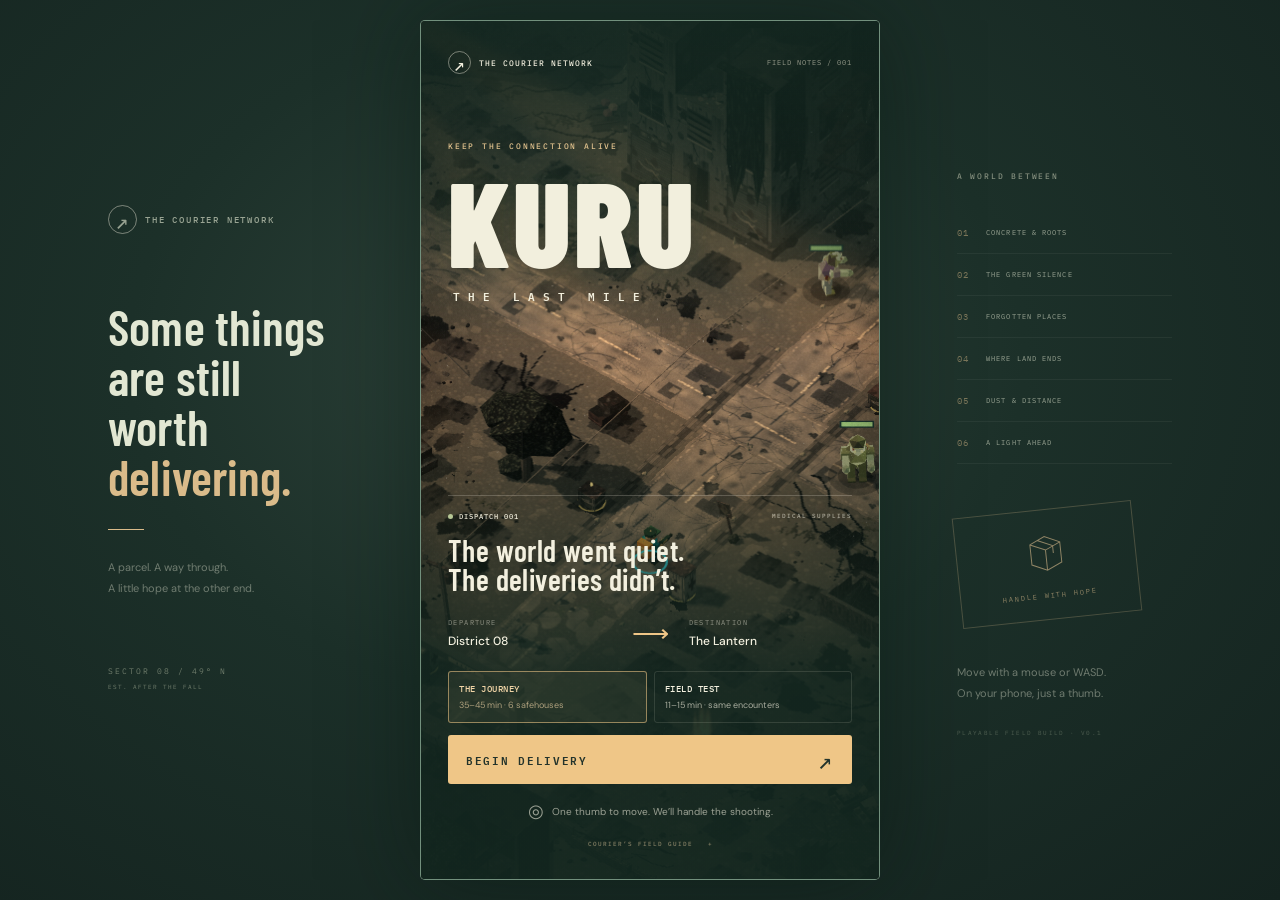
<file: kuru/index.html>
<!doctype html>
<html lang="en">
  <head>
    <meta charset="UTF-8" />
    <meta name="viewport" content="width=device-width, initial-scale=1, maximum-scale=1, viewport-fit=cover" />
    <meta name="theme-color" content="#172823" />
    <meta name="description" content="Kuru: The Last Mile. A one-thumb survival delivery through a beautiful, slowly corrupted world." />
    <title>KURU · The Last Mile</title>
    <link rel="icon" type="image/svg+xml" href="./favicon.svg" />
    <script type="module" crossorigin src="./assets/index-CkxcPOw8.js"></script>
    <link rel="stylesheet" crossorigin href="./assets/index-C3r8d_pN.css">
  </head>
  <body>
    <main class="layout">
      <aside class="margin-note left-note" aria-hidden="true">
        <div class="network-mark"><span class="mark">↗</span> THE COURIER NETWORK</div>
        <div class="side-title">Some things<br />are still worth<br /><em>delivering.</em></div>
        <div class="side-rule"></div>
        <p>A parcel. A way through.<br />A little hope at the other end.</p>
        <div class="side-coordinate">SECTOR 08 / 49° N<br /><span>EST. AFTER THE FALL</span></div>
      </aside>

      <section id="game-shell" class="game-shell" aria-label="Kuru survival delivery game">
        <canvas id="world" aria-label="Isometric procedural game world"></canvas>
        <div class="vignette"></div>
        <div id="touch-layer" aria-label="Drag to move the courier"></div>

        <div id="hud" class="hud hidden">
          <header class="hud-top">
            <div class="mini-brand">KURU<span>THE LAST MILE</span></div>
            <div class="top-actions">
              <button id="map-button" class="icon-button" aria-label="View delivery route" title="Delivery route"><svg viewBox="0 0 24 24"><path d="m3 5 6-2 6 2 6-2v16l-6 2-6-2-6 2Z M9 3v16 M15 5v16" /></svg></button>
              <button id="pause-button" class="icon-button" aria-label="Pause game" title="Pause"><svg viewBox="0 0 24 24"><path d="M8 5v14M16 5v14" /></svg></button>
            </div>
          </header>
          <div class="vitals">
            <div class="vital"><span class="vital-label"><i class="health-dot"></i> COURIER <b id="hp-value">100</b></span><div class="meter"><i id="hp-bar"></i></div></div>
            <div class="vital"><span class="vital-label"><i class="cargo-dot"></i> PARCEL <em id="cargo-warn" class="hidden">FRAGILE</em> <b id="cargo-value">100%</b></span><div class="meter cargo-meter"><i id="cargo-bar"></i></div></div>
          </div>
          <div class="route-hud"><span id="beacon-arrow" class="route-marker" title="Direction of the next safehouse" aria-label="Direction of the next safehouse">↑</span><div><b id="biome-name">To Northgate refuge</b><span class="route-sub"><i id="biome-tag" class="biome-tag">District 08</i><span id="objective">Follow the road</span></span></div><span id="leg-label">01 / 06</span><div id="buffs" class="buffs"></div></div>
          <div class="route-row">
            <div class="route-progress"><i id="progress-bar"></i><span id="checkpoint-label">NEXT SAFEHOUSE · 6 MIN</span></div>
            <div id="boss-hud" class="boss-hud hidden"><span id="boss-name">THE HOLLOW</span><div class="meter"><i id="boss-bar"></i></div></div>
            <div id="weapon-bar" class="weapon-bar" role="group" aria-label="Weapons carried"></div>
          </div>
          <div class="notices">
            <div id="range-chip" class="range-chip hidden" role="status">OUT OF RANGE · CLOSE IN</div>
            <div id="encounter" class="encounter hidden" role="alert"><span>!</span><b id="encounter-text"></b></div>
            <div id="toast" class="toast hidden" role="status"></div>
          </div>
          <div id="route-trail" class="route-trail" aria-hidden="true"><i></i><i></i><i></i><i></i></div>
          <div id="beacon-edge" class="beacon-edge hidden" aria-hidden="true"><span id="beacon-edge-arrow">↑</span><small id="beacon-edge-label"></small></div>
          <div id="joystick" class="joystick"><div class="stick-ring"><i id="stick-knob"></i></div><span>DRAG TO MOVE</span></div>
          <div class="combat-strip"><span id="kills-value">0 <small>CLEARED</small></span></div>
        </div>

        <section id="intro" class="intro screen">
          <div class="intro-top"><span class="network-mark"><span class="mark">↗</span> THE COURIER NETWORK</span><span class="edition">FIELD NOTES / 001</span></div>
          <div class="intro-title"><span class="eyebrow">KEEP THE CONNECTION ALIVE</span><h1>KURU<span>THE LAST MILE</span></h1></div>
          <div class="dispatch-panel">
            <div class="dispatch-heading"><span class="live-dot"></span> DISPATCH 001 <span>MEDICAL SUPPLIES</span></div>
            <h2>The world went quiet.<br />The deliveries didn’t.</h2>
            <div class="delivery-path"><div><small>DEPARTURE</small><b>District 08</b></div><span>⟶</span><div><small>DESTINATION</small><b>The Lantern</b></div></div>
            <div class="mode-choice" role="group" aria-label="Delivery duration"><button id="journey-mode" class="selected" aria-pressed="true">THE JOURNEY <span>35–45 min · 6 safehouses</span></button><button id="express-mode" aria-pressed="false">FIELD TEST <span>11–15 min · same encounters</span></button></div>
            <button id="begin-button" class="primary-button">BEGIN DELIVERY <span>↗</span></button>
            <button id="resume-button" class="text-button hidden">RESUME SAVED DELIVERY <span>→</span></button>
            <p id="save-notice" class="save-notice hidden" role="status"></p>
            <p class="control-note"><span class="thumb-icon">◎</span> One thumb to move. We’ll handle the shooting.</p>
            <button id="intro-guide" class="text-button subtle">COURIER’S FIELD GUIDE <span>+</span></button>
          </div>
        </section>

        <section id="modal" class="modal hidden" aria-modal="true" role="dialog" aria-labelledby="modal-title">
          <div class="modal-panel"><span id="modal-eyebrow" class="eyebrow"></span><h2 id="modal-title"></h2><div id="modal-content"></div><div id="modal-actions"></div></div>
        </section>
        <div id="boot" class="boot"><span class="boot-mark">↗</span><b>FINDING A WAY THROUGH</b><span>Preparing your route…</span></div>
        <div id="damage-flash" class="damage-flash"></div>
        <div id="hit-arc" class="hit-arc" aria-hidden="true"></div>
        <div id="fx-layer" class="fx-layer" aria-hidden="true"></div>
      </section>

      <aside class="margin-note right-note" aria-hidden="true">
        <span class="eyebrow">A WORLD BETWEEN</span>
        <ol class="side-biomes"><li><span>01</span> CONCRETE & ROOTS</li><li><span>02</span> THE GREEN SILENCE</li><li><span>03</span> FORGOTTEN PLACES</li><li><span>04</span> WHERE LAND ENDS</li><li><span>05</span> DUST & DISTANCE</li><li><span>06</span> A LIGHT AHEAD</li></ol>
        <div class="parcel-stamp"><svg viewBox="0 0 64 64"><path d="m12 19 20-9 20 9v27l-20 9-20-9Z M12 19l20 9 20-9 M32 28v27 M22 14l20 9v10" /></svg><span>HANDLE WITH HOPE</span></div>
        <p>Move with a mouse or WASD.<br />On your phone, just a thumb.</p>
        <span class="prototype-tag">PLAYABLE FIELD BUILD · V0.1</span>
      </aside>
    </main>
  </body>
</html>
</file>
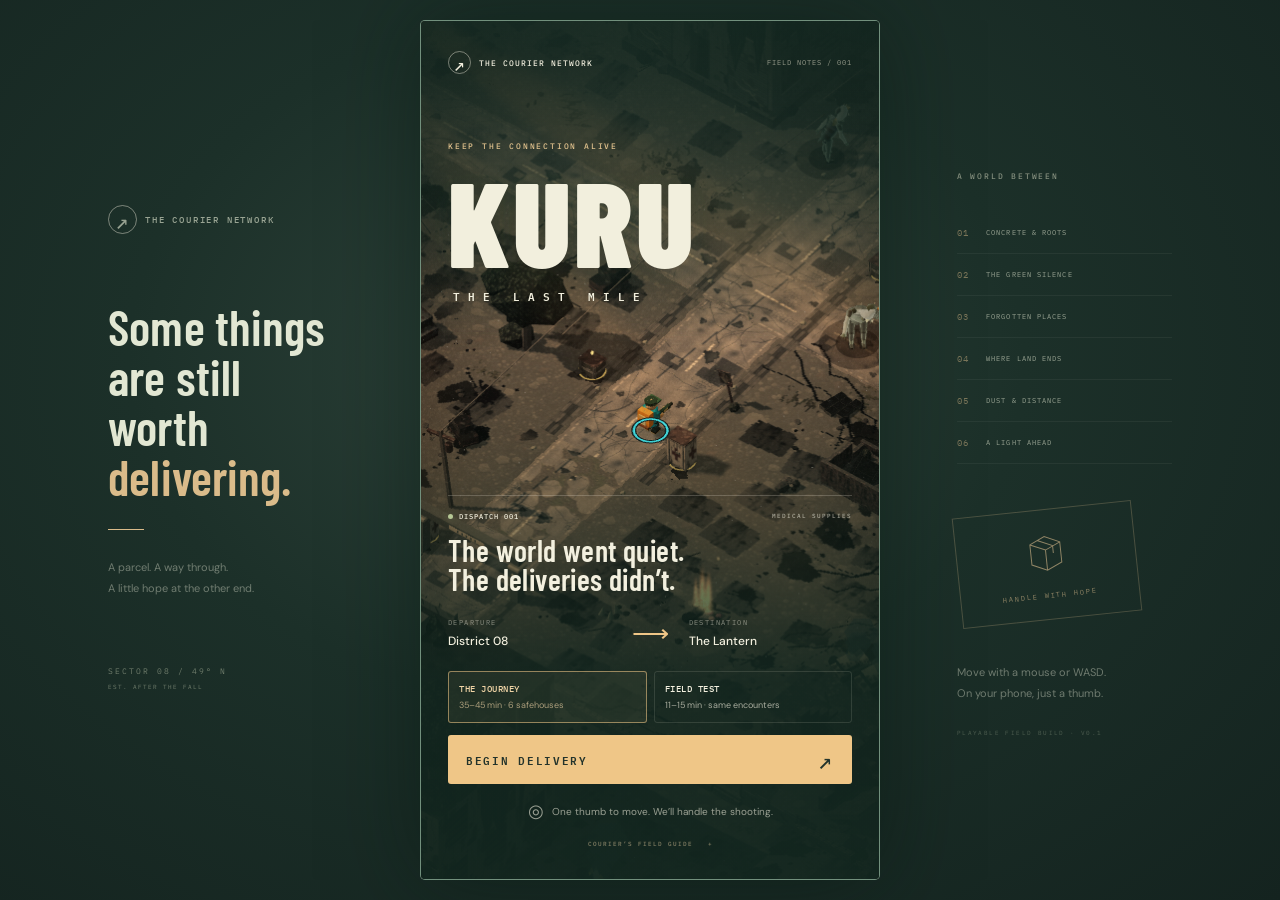
<file: kuru/dev/index.html>
<!doctype html>
<html lang="en">
  <head>
    <meta charset="UTF-8" />
    <meta name="viewport" content="width=device-width, initial-scale=1, maximum-scale=1, viewport-fit=cover" />
    <meta name="theme-color" content="#172823" />
    <meta name="description" content="Kuru: The Last Mile. A one-thumb survival delivery through a beautiful, slowly corrupted world." />
    <title>KURU · The Last Mile</title>
    <link rel="icon" type="image/svg+xml" href="./favicon.svg" />
    <script type="module" crossorigin src="./assets/index-C8RO8KRP.js"></script>
    <link rel="stylesheet" crossorigin href="./assets/index-DJqrpVeM.css">
  </head>
  <body>
    <main class="layout">
      <aside class="margin-note left-note" aria-hidden="true">
        <div class="network-mark"><span class="mark">↗</span> THE COURIER NETWORK</div>
        <div class="side-title">Some things<br />are still worth<br /><em>delivering.</em></div>
        <div class="side-rule"></div>
        <p>A parcel. A way through.<br />A little hope at the other end.</p>
        <div class="side-coordinate">SECTOR 08 / 49° N<br /><span>EST. AFTER THE FALL</span></div>
      </aside>

      <section id="game-shell" class="game-shell" aria-label="Kuru survival delivery game">
        <canvas id="world" aria-label="Isometric procedural game world"></canvas>
        <div class="vignette"></div>
        <div id="touch-layer" aria-label="Drag to move the courier"></div>

        <div id="hud" class="hud hidden">
          <header class="hud-top">
            <div class="mini-brand">KURU<span>THE LAST MILE</span></div>
            <div class="top-actions">
              <button id="map-button" class="icon-button" aria-label="View delivery route" title="Delivery route"><svg viewBox="0 0 24 24"><path d="m3 5 6-2 6 2 6-2v16l-6 2-6-2-6 2Z M9 3v16 M15 5v16" /></svg></button>
              <button id="pause-button" class="icon-button" aria-label="Pause game" title="Pause"><svg viewBox="0 0 24 24"><path d="M8 5v14M16 5v14" /></svg></button>
            </div>
          </header>
          <div class="vitals">
            <div class="vital"><span class="vital-label"><i class="health-dot"></i> COURIER <b id="hp-value">100</b></span><div class="meter"><i id="hp-bar"></i></div></div>
            <div class="vital"><span class="vital-label"><i class="cargo-dot"></i> PARCEL <em id="cargo-warn" class="hidden">FRAGILE</em> <b id="cargo-value">100%</b></span><div class="meter cargo-meter"><i id="cargo-bar"></i></div></div>
          </div>
          <div class="route-hud"><span id="beacon-arrow" class="route-marker" title="Direction of the next safehouse" aria-label="Direction of the next safehouse">↑</span><div><b id="biome-name">To Northgate refuge</b><span class="route-sub"><i id="biome-tag" class="biome-tag">District 08</i><span id="objective">Follow the road</span></span></div><span id="leg-label">01 / 06</span><div id="buffs" class="buffs"></div></div>
          <div class="route-row">
            <div class="route-progress"><i id="progress-bar"></i><span id="checkpoint-label">NEXT SAFEHOUSE · 6 MIN</span></div>
            <div id="boss-hud" class="boss-hud hidden"><span id="boss-name">THE HOLLOW</span><div class="meter"><i id="boss-bar"></i></div></div>
            <div id="weapon-bar" class="weapon-bar" role="group" aria-label="Weapons carried"></div>
          </div>
          <div class="notices">
            <div id="range-chip" class="range-chip hidden" role="status">OUT OF RANGE · CLOSE IN</div>
            <div id="encounter" class="encounter hidden" role="alert"><span>!</span><b id="encounter-text"></b></div>
            <div id="toast" class="toast hidden" role="status"></div>
          </div>
          <div id="route-trail" class="route-trail" aria-hidden="true"><i></i><i></i><i></i><i></i></div>
          <div id="beacon-edge" class="beacon-edge hidden" aria-hidden="true"><span id="beacon-edge-arrow">↑</span><small id="beacon-edge-label"></small></div>
          <div id="threat-edge" class="beacon-edge threat hidden" aria-hidden="true"><span id="threat-edge-arrow">↑</span><small>ATTACK</small></div>
          <div id="joystick" class="joystick"><div class="stick-ring"><i id="stick-knob"></i></div><span>DRAG TO MOVE</span></div>
          <div class="combat-strip"><span id="kills-value">0 <small>CLEARED</small></span></div>
        </div>

        <section id="intro" class="intro screen">
          <div class="intro-top"><span class="network-mark"><span class="mark">↗</span> THE COURIER NETWORK</span><span class="edition">FIELD NOTES / 001</span></div>
          <div class="intro-title"><span class="eyebrow">KEEP THE CONNECTION ALIVE</span><h1>KURU<span>THE LAST MILE</span></h1></div>
          <div class="dispatch-panel">
            <div class="dispatch-heading"><span class="live-dot"></span> DISPATCH 001 <span>MEDICAL SUPPLIES</span></div>
            <h2>The world went quiet.<br />The deliveries didn’t.</h2>
            <div class="delivery-path"><div><small>DEPARTURE</small><b>District 08</b></div><span>⟶</span><div><small>DESTINATION</small><b>The Lantern</b></div></div>
            <div class="mode-choice" role="group" aria-label="Delivery duration"><button id="journey-mode" class="selected" aria-pressed="true">THE JOURNEY <span>35–45 min · 6 safehouses</span></button><button id="express-mode" aria-pressed="false">FIELD TEST <span>11–15 min · same encounters</span></button></div>
            <button id="begin-button" class="primary-button">BEGIN DELIVERY <span>↗</span></button>
            <button id="resume-button" class="text-button hidden">RESUME SAVED DELIVERY <span>→</span></button>
            <p id="save-notice" class="save-notice hidden" role="status"></p>
            <p class="control-note"><span class="thumb-icon">◎</span> One thumb to move. We’ll handle the shooting.</p>
            <button id="intro-guide" class="text-button subtle">COURIER’S FIELD GUIDE <span>+</span></button>
          </div>
        </section>

        <section id="modal" class="modal hidden" aria-modal="true" role="dialog" aria-labelledby="modal-title">
          <div class="modal-panel"><span id="modal-eyebrow" class="eyebrow"></span><h2 id="modal-title"></h2><div id="modal-content"></div><div id="modal-actions"></div></div>
        </section>
        <div id="boot" class="boot"><span class="boot-mark">↗</span><b>FINDING A WAY THROUGH</b><span>Preparing your route…</span></div>
        <div id="damage-flash" class="damage-flash"></div>
        <div id="hit-arc" class="hit-arc" aria-hidden="true"></div>
        <div id="fx-layer" class="fx-layer" aria-hidden="true"></div>
      </section>

      <aside class="margin-note right-note" aria-hidden="true">
        <span class="eyebrow">A WORLD BETWEEN</span>
        <ol class="side-biomes"><li><span>01</span> CONCRETE & ROOTS</li><li><span>02</span> THE GREEN SILENCE</li><li><span>03</span> FORGOTTEN PLACES</li><li><span>04</span> WHERE LAND ENDS</li><li><span>05</span> DUST & DISTANCE</li><li><span>06</span> A LIGHT AHEAD</li></ol>
        <div class="parcel-stamp"><svg viewBox="0 0 64 64"><path d="m12 19 20-9 20 9v27l-20 9-20-9Z M12 19l20 9 20-9 M32 28v27 M22 14l20 9v10" /></svg><span>HANDLE WITH HOPE</span></div>
        <p>Move with a mouse or WASD.<br />On your phone, just a thumb.</p>
        <span class="prototype-tag">PLAYABLE FIELD BUILD · V0.1</span>
      </aside>
    </main>
  </body>
</html>
</file>
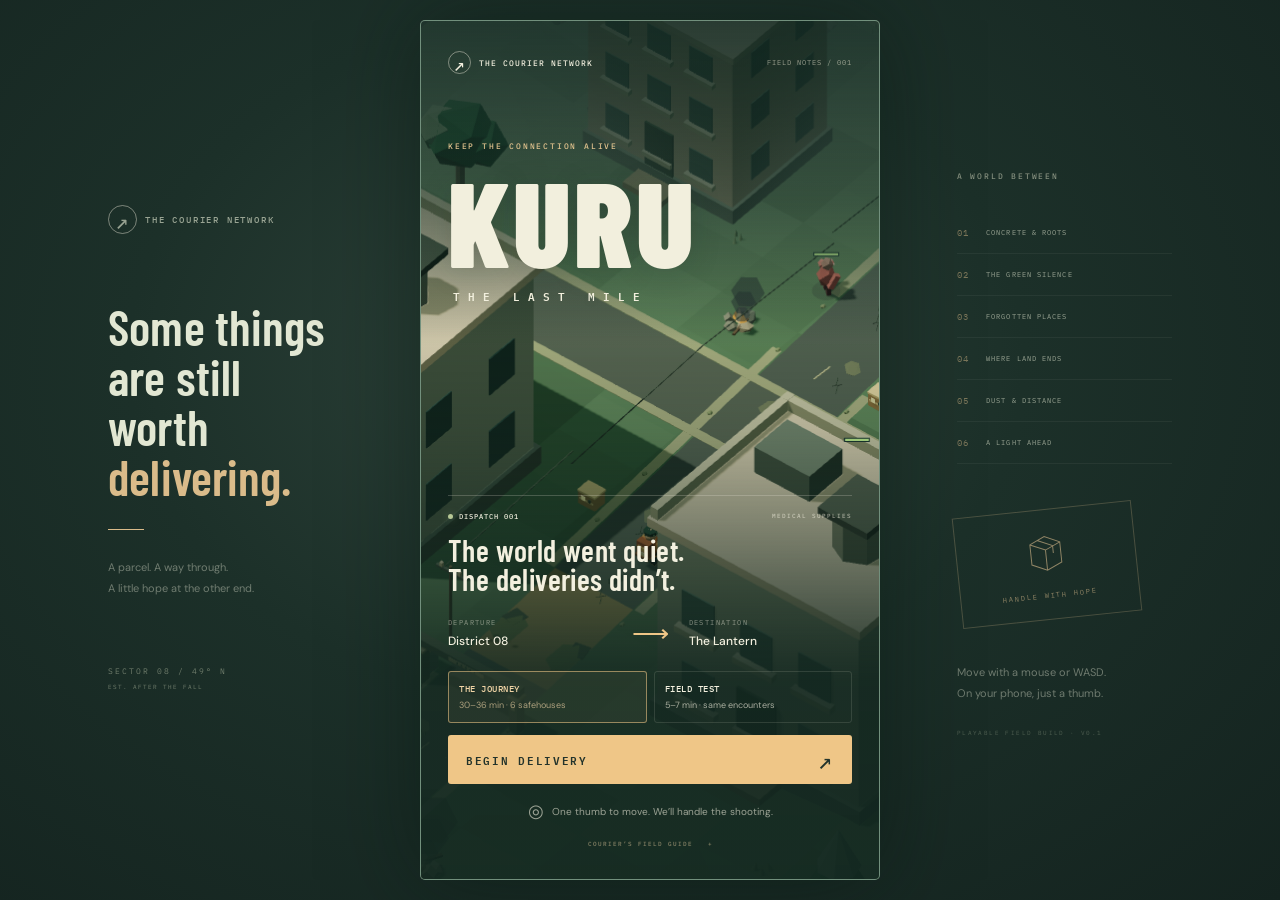
<file: kuru/dev/codex/index.html>
<!doctype html>
<html lang="en">
  <head>
    <meta charset="UTF-8" />
    <meta name="viewport" content="width=device-width, initial-scale=1, maximum-scale=1, viewport-fit=cover" />
    <meta name="theme-color" content="#172823" />
    <meta name="description" content="Kuru: The Last Mile. A one-thumb survival delivery through a beautiful, slowly corrupted world." />
    <title>KURU · The Last Mile</title>
    <link rel="icon" type="image/svg+xml" href="./favicon.svg" />
    <script type="module" crossorigin src="./assets/index-7w_z3Y_g.js"></script>
    <link rel="stylesheet" crossorigin href="./assets/index-B-3PUoaS.css">
  </head>
  <body>
    <main class="layout">
      <aside class="margin-note left-note" aria-hidden="true">
        <div class="network-mark"><span class="mark">↗</span> THE COURIER NETWORK</div>
        <div class="side-title">Some things<br />are still worth<br /><em>delivering.</em></div>
        <div class="side-rule"></div>
        <p>A parcel. A way through.<br />A little hope at the other end.</p>
        <div class="side-coordinate">SECTOR 08 / 49° N<br /><span>EST. AFTER THE FALL</span></div>
      </aside>

      <section id="game-shell" class="game-shell" aria-label="Kuru survival delivery game">
        <canvas id="world" aria-label="Isometric procedural game world"></canvas>
        <div class="vignette"></div>
        <div id="touch-layer" aria-label="Drag to move the courier"></div>

        <div id="hud" class="hud hidden">
          <header class="hud-top">
            <div class="mini-brand">KURU<span>THE LAST MILE</span></div>
            <div class="top-actions">
              <button id="map-button" class="icon-button" aria-label="View delivery route" title="Delivery route"><svg viewBox="0 0 24 24"><path d="m3 5 6-2 6 2 6-2v16l-6 2-6-2-6 2Z M9 3v16 M15 5v16" /></svg></button>
              <button id="pause-button" class="icon-button" aria-label="Pause game" title="Pause"><svg viewBox="0 0 24 24"><path d="M8 5v14M16 5v14" /></svg></button>
            </div>
          </header>
          <div class="vitals">
            <div class="vital"><span class="vital-label"><i class="health-dot"></i> COURIER <b id="hp-value">100</b></span><div class="meter"><i id="hp-bar"></i></div></div>
            <div class="vital"><span class="vital-label"><i class="cargo-dot"></i> PARCEL <b id="cargo-value">100%</b></span><div class="meter cargo-meter"><i id="cargo-bar"></i></div></div>
          </div>
          <div class="route-hud"><span class="route-marker">↗</span><div><b id="biome-name">District 08</b><span id="objective">Find the northern road</span></div><span id="leg-label">01 / 06</span></div>
          <div class="route-progress"><i id="progress-bar"></i><span id="checkpoint-label">NEXT SAFEHOUSE · 6 MIN</span></div>
          <div id="boss-hud" class="boss-hud hidden"><span id="boss-name">THE HOLLOW</span><div class="meter"><i id="boss-bar"></i></div></div>
          <div id="encounter" class="encounter hidden"><span>!</span><b id="encounter-text"></b></div>
          <div class="north-guide"><span>↑</span><small>FOLLOW THE ROAD</small></div>
          <div id="toast" class="toast hidden" role="status"></div>
          <div id="joystick" class="joystick"><div class="stick-ring"><i id="stick-knob"></i></div><span>DRAG TO MOVE</span></div>
          <div class="combat-strip"><div class="weapon-symbol">⌁</div><div><b id="weapon-name">SIDEARM</b><span id="weapon-status"><i></i> AUTO SELECT · AUTO FIRE</span></div><span id="kills-value">0 <small>INFECTED</small></span></div>
          <div id="buffs" class="buffs"></div>
        </div>

        <section id="intro" class="intro screen">
          <div class="intro-top"><span class="network-mark"><span class="mark">↗</span> THE COURIER NETWORK</span><span class="edition">FIELD NOTES / 001</span></div>
          <div class="intro-title"><span class="eyebrow">KEEP THE CONNECTION ALIVE</span><h1>KURU<span>THE LAST MILE</span></h1></div>
          <div class="dispatch-panel">
            <div class="dispatch-heading"><span class="live-dot"></span> DISPATCH 001 <span>MEDICAL SUPPLIES</span></div>
            <h2>The world went quiet.<br />The deliveries didn’t.</h2>
            <div class="delivery-path"><div><small>DEPARTURE</small><b>District 08</b></div><span>⟶</span><div><small>DESTINATION</small><b>The Lantern</b></div></div>
            <div class="mode-choice" role="group" aria-label="Delivery duration"><button id="journey-mode" class="selected" aria-pressed="true">THE JOURNEY <span>30–36 min · 6 safehouses</span></button><button id="express-mode" aria-pressed="false">FIELD TEST <span>5–7 min · same encounters</span></button></div>
            <button id="begin-button" class="primary-button">BEGIN DELIVERY <span>↗</span></button>
            <button id="resume-button" class="text-button hidden">RESUME SAVED DELIVERY <span>→</span></button>
            <p id="save-notice" class="save-notice hidden" role="status"></p>
            <p class="control-note"><span class="thumb-icon">◎</span> One thumb to move. We’ll handle the shooting.</p>
            <button id="intro-guide" class="text-button subtle">COURIER’S FIELD GUIDE <span>+</span></button>
          </div>
        </section>

        <section id="modal" class="modal hidden" aria-modal="true" role="dialog" aria-labelledby="modal-title">
          <div class="modal-panel"><span id="modal-eyebrow" class="eyebrow"></span><h2 id="modal-title"></h2><div id="modal-content"></div><div id="modal-actions"></div></div>
        </section>
        <div id="boot" class="boot"><span class="boot-mark">↗</span><b>FINDING A WAY THROUGH</b><span>Preparing your route…</span></div>
        <div id="damage-flash" class="damage-flash"></div>
      </section>

      <aside class="margin-note right-note" aria-hidden="true">
        <span class="eyebrow">A WORLD BETWEEN</span>
        <ol class="side-biomes"><li><span>01</span> CONCRETE & ROOTS</li><li><span>02</span> THE GREEN SILENCE</li><li><span>03</span> FORGOTTEN PLACES</li><li><span>04</span> WHERE LAND ENDS</li><li><span>05</span> DUST & DISTANCE</li><li><span>06</span> A LIGHT AHEAD</li></ol>
        <div class="parcel-stamp"><svg viewBox="0 0 64 64"><path d="m12 19 20-9 20 9v27l-20 9-20-9Z M12 19l20 9 20-9 M32 28v27 M22 14l20 9v10" /></svg><span>HANDLE WITH HOPE</span></div>
        <p>Move with a mouse or WASD.<br />On your phone, just a thumb.</p>
        <span class="prototype-tag">PLAYABLE FIELD BUILD · V0.1</span>
      </aside>
    </main>
  </body>
</html>
</file>
<file: kuru/assets/index-C3r8d_pN.css>
@font-face{font-family:Barlow Condensed;font-style:normal;font-display:swap;font-weight:500;src:url(./barlow-condensed-latin-500-normal-BgYH2mbd.woff2) format("woff2"),url(./barlow-condensed-latin-500-normal-HIEiP5Ov.woff) format("woff")}@font-face{font-family:Barlow Condensed;font-style:normal;font-display:swap;font-weight:600;src:url(./barlow-condensed-latin-600-normal-DepVgxBB.woff2) format("woff2"),url(./barlow-condensed-latin-600-normal-BFJEwTuo.woff) format("woff")}@font-face{font-family:Barlow Condensed;font-style:normal;font-display:swap;font-weight:700;src:url(./barlow-condensed-latin-700-normal-v1xN8_Wq.woff2) format("woff2"),url(./barlow-condensed-latin-700-normal-Dmwat-ge.woff) format("woff")}@font-face{font-family:Barlow Condensed;font-style:normal;font-display:swap;font-weight:800;src:url(./barlow-condensed-latin-800-normal-BKzMuPgK.woff2) format("woff2"),url(./barlow-condensed-latin-800-normal-e9GbPXiK.woff) format("woff")}@font-face{font-family:Barlow Condensed;font-style:normal;font-display:swap;font-weight:900;src:url(./barlow-condensed-latin-900-normal-SFh9ViAc.woff2) format("woff2"),url(./barlow-condensed-latin-900-normal-Bz1RFETY.woff) format("woff")}@font-face{font-family:DM Sans;font-style:normal;font-display:swap;font-weight:400;src:url(./dm-sans-latin-400-normal-CW0RaeGs.woff2) format("woff2"),url(./dm-sans-latin-400-normal-BwCSEQnW.woff) format("woff")}@font-face{font-family:DM Sans;font-style:normal;font-display:swap;font-weight:500;src:url(./dm-sans-latin-500-normal-B9HHJjqV.woff2) format("woff2"),url(./dm-sans-latin-500-normal-Dr3UlScf.woff) format("woff")}@font-face{font-family:DM Sans;font-style:normal;font-display:swap;font-weight:600;src:url(./dm-sans-latin-600-normal-Aqo67rzb.woff2) format("woff2"),url(./dm-sans-latin-600-normal-BmdmIIQ2.woff) format("woff")}@font-face{font-family:DM Sans;font-style:normal;font-display:swap;font-weight:700;src:url(./dm-sans-latin-700-normal-DvUfVpUG.woff2) format("woff2"),url(./dm-sans-latin-700-normal-CUSSCpQX.woff) format("woff")}@font-face{font-family:IBM Plex Mono;font-style:normal;font-display:swap;font-weight:400;src:url(./ibm-plex-mono-latin-400-normal-DMJ8VG8y.woff2) format("woff2"),url(./ibm-plex-mono-latin-400-normal-CvHOgSBP.woff) format("woff")}@font-face{font-family:IBM Plex Mono;font-style:normal;font-display:swap;font-weight:500;src:url(./ibm-plex-mono-latin-500-normal-DSY6xOcd.woff2) format("woff2"),url(./ibm-plex-mono-latin-500-normal-CB9ihrfo.woff) format("woff")}@font-face{font-family:IBM Plex Mono;font-style:normal;font-display:swap;font-weight:600;src:url(./ibm-plex-mono-latin-600-normal-BgSNZQsw.woff2) format("woff2"),url(./ibm-plex-mono-latin-600-normal-DWFSQ4vo.woff) format("woff")}.hud.boss-active .encounter{top:max(32%,270px)}:root{font-family:DM Sans,sans-serif;color:#f3f0df;background:#172823;font-synthesis:none;--cream:#f3f0df;--gold:#efc687;--ink:#172823;--mono:"IBM Plex Mono",monospace;--display:"Barlow Condensed","Arial Narrow",Impact,sans-serif}*{box-sizing:border-box}html,body{margin:0;width:100%;height:100%;overflow:hidden}button{font:inherit;cursor:pointer;color:inherit;border:0;background:none;-webkit-tap-highlight-color:transparent}button:focus-visible{outline:2px solid var(--gold);outline-offset:4px}button:disabled{opacity:.5;cursor:wait}.hidden{display:none!important}.layout{display:flex;justify-content:center;align-items:center;gap:clamp(45px,6vw,110px);height:100dvh;min-height:420px;background:radial-gradient(ellipse at 45% 40%,#2e433a 0,#1c3029 45%,#14231f)}.game-shell{position:relative;isolation:isolate;overflow:hidden;width:min(100vw,460px);height:min(100dvh,940px);background:#648573;box-shadow:0 0 90px #07151080}canvas{display:block;width:100%;height:100%;outline:0}.vignette{position:absolute;inset:0;pointer-events:none;background:linear-gradient(#12231f88 0,transparent 25%,transparent 70%,#10251f66 100%);z-index:1}#touch-layer{position:absolute;inset:28% 0 0;touch-action:none;z-index:2;cursor:grab}#touch-layer:active{cursor:grabbing}.hud{position:absolute;inset:0;pointer-events:none;z-index:3;padding:max(19px,env(safe-area-inset-top)) 23px 0}.hud-top{display:flex;align-items:center;justify-content:space-between}.mini-brand{font:800 32px/.8 var(--display);letter-spacing:1px}.mini-brand span{display:block;font:500 7px var(--mono);letter-spacing:2.3px;margin-top:7px}.top-actions{display:flex;gap:7px}.icon-button{pointer-events:auto;width:41px;height:41px;display:grid;place-items:center;background:#172823a8;border:1px solid #f3f0df26;border-radius:50%}.icon-button svg{width:18px;fill:none;stroke:currentColor;stroke-width:1.5;stroke-linecap:round;stroke-linejoin:round}.icon-button:hover{background:#f3f0df25}.vitals{display:flex;gap:18px;margin-top:21px}.vital{flex:1}.vital-label{display:flex;align-items:center;gap:6px;font:500 9px var(--mono);letter-spacing:1px}.vital-label b{margin-left:auto;font-size:10px;font-weight:500}.health-dot,.cargo-dot{width:5px;height:5px;background:#e8b37e;border-radius:50%}.cargo-dot{background:#c7d7ab}.meter{height:4px;background:#11241e55;overflow:hidden;margin-top:7px;border-radius:2px}.meter i{display:block;background:#efc687;width:100%;height:100%;transition:width .15s}.cargo-meter i{background:#c7d7ab}.route-hud{display:flex;align-items:center;gap:10px;margin-top:22px;text-shadow:0 1px 6px #12291d}.route-marker{display:grid;place-items:center;width:29px;height:29px;color:var(--gold);background:#15292180;border:1px solid #efc68744;border-radius:50%;font-size:22px}.route-hud div{display:flex;flex-direction:column;gap:3px}.route-hud b{font-size:12px;font-weight:600}.route-hud div span{font-size:10px;opacity:.7}.route-hud>span:last-child{margin-left:auto;font:10px var(--mono);opacity:.65}.route-progress{position:relative;display:flex;align-items:center;height:2px;background:#eef3df25;margin:12px 0 0 39px}.route-progress i{height:100%;width:0;background:var(--gold)}.route-progress>span{position:absolute;top:9px;left:0;font:7px var(--mono);letter-spacing:1.2px;color:#f0edd6b0}.north-guide{position:absolute;top:31%;left:50%;transform:translate(-50%);text-align:center;opacity:.8;text-shadow:0 1px 6px #172823}.north-guide span{display:block;color:#f8d799;font:25px var(--mono);animation:north 2.5s ease-in-out infinite}.north-guide small{font:6px var(--mono);letter-spacing:1.5px}@keyframes north{50%{transform:translateY(-5px)}}.boss-hud{margin-top:35px;text-align:center;font:600 10px var(--mono);letter-spacing:2px;color:#ffc1a5;background:#442c29bb;padding:12px;border:1px solid #db776450}.boss-hud .meter i{background:#e97d61}.encounter{position:absolute;top:30%;left:50%;transform:translate(-50%);white-space:nowrap;background:#5d332eee;color:#ffd1a4;border:1px solid #d8825a99;padding:12px 18px;box-shadow:0 5px 20px #1b201b55}.encounter span{border:1px solid currentColor;padding:0 5px;border-radius:50%;margin-right:10px}.encounter b{font:600 10px var(--mono);letter-spacing:1px}.toast{position:absolute;left:50%;top:44%;transform:translate(-50%);width:max-content;max-width:90%;background:#1b3029dd;border:1px solid #e6c79055;color:#f8e6bb;font:500 10px/1.5 var(--mono);padding:10px 14px;text-align:center;-webkit-backdrop-filter:blur(8px);backdrop-filter:blur(8px)}.joystick{position:absolute;left:70%;top:79%;transform:translate(-50%,-50%);display:flex;align-items:center;flex-direction:column;opacity:.6}.stick-ring{width:102px;height:102px;border-radius:50%;border:1px solid #fff9d666;background:#f1eadc0b;display:grid;place-items:center;box-shadow:inset 0 0 20px #f3f0df0a}.stick-ring:before{content:"+";position:absolute;color:#f3f0df55;font:25px var(--mono)}.stick-ring i{width:38px;height:38px;border:1px solid #f5ecd8aa;border-radius:50%;background:#f4eed82e;box-shadow:0 3px 20px #0b251833;display:block}.joystick>span{font:7px var(--mono);letter-spacing:1.4px;margin-top:12px}.joystick.active{opacity:1}.combat-strip{position:absolute;bottom:max(23px,env(safe-area-inset-bottom));left:23px;right:23px;display:flex;align-items:center;gap:11px}.weapon-symbol{display:grid;place-items:center;background:#16251fa0;border:1px solid #f3f0df30;color:#f3d7a5;width:39px;height:39px;border-radius:7px;font-size:34px}.combat-strip div:nth-child(2){display:flex;flex-direction:column;gap:5px}.combat-strip b{font:600 12px var(--mono);letter-spacing:1px}.combat-strip div>span{font:6px var(--mono);letter-spacing:1px;opacity:.7}.combat-strip div>span i{display:inline-block;width:4px;height:4px;border-radius:50%;background:#aed09e;margin-right:5px}.combat-strip>span{margin-left:auto;font:13px var(--mono);text-align:right}.combat-strip small{display:block;font-size:6px;letter-spacing:1px;margin-top:5px;opacity:.7}.buffs{position:absolute;bottom:85px;left:23px;display:flex;gap:5px;flex-direction:column}.buffs span{background:#172823c9;color:#f3e1ab;font:8px var(--mono);padding:6px 8px;border-left:2px solid #e4c384}.screen{position:absolute;inset:0;z-index:5}.intro{display:flex;flex-direction:column;justify-content:space-between;background:linear-gradient(#142b23aa 0,transparent 37%,#15272026 48%,#132720e6 77%);padding:30px 27px 24px}.intro-top{display:flex;justify-content:space-between;align-items:center;gap:10px}.network-mark{font:500 8px var(--mono);letter-spacing:1px;display:flex;align-items:center;gap:8px}.mark{display:grid;place-items:center;width:23px;height:23px;border:1px solid #f3f0df70;border-radius:50%;font:19px var(--mono)}.edition{font:7px var(--mono);letter-spacing:1px;color:#eee9d399}.intro-title{position:absolute;top:13%;left:27px}.eyebrow{font:500 8px var(--mono);letter-spacing:1.8px;color:#e3c48f}.intro-title h1{font:900 clamp(85px,25vw,120px)/.8 var(--display);letter-spacing:3px;margin:18px 0 0;color:#f2efdd;text-shadow:0 3px 30px #10251c30}.intro-title h1 span{display:block;font:600 11px var(--mono);letter-spacing:8px;margin:18px 0 0 5px}.dispatch-panel{margin-top:auto;position:relative}.dispatch-heading{display:flex;align-items:center;gap:6px;font:500 7px var(--mono);letter-spacing:1px;border-top:1px solid #f3f0df35;padding-top:16px}.dispatch-heading>span:last-child{margin-left:auto;opacity:.6;font-size:6px}.live-dot{width:5px;height:5px;border-radius:50%;background:#b7c896;box-shadow:0 0 8px #b7c89666}.dispatch-panel h2{font:600 30px/.99 var(--display);letter-spacing:.4px;margin:15px 0 21px}.delivery-path{display:flex;align-items:center;gap:20px;margin-bottom:21px}.delivery-path div{display:flex;flex-direction:column;gap:6px;flex:1}.delivery-path small{font:7px var(--mono);letter-spacing:1.4px;opacity:.5}.delivery-path b{font-size:12px;font-weight:500}.delivery-path>span{font-size:26px;color:var(--gold)}.mode-choice{display:flex;gap:7px;margin-bottom:12px}.mode-choice button{flex:1;text-align:left;padding:11px 10px;border:1px solid #e7e3cf22;border-radius:3px;font:500 8px var(--mono);letter-spacing:.5px}.mode-choice span{display:block;font:8px DM Sans,sans-serif;letter-spacing:0;opacity:.65;margin-top:5px}.mode-choice button.selected{border-color:#efc68790;background:#e2c48d12;color:#f1d5a7}.primary-button{width:100%;min-height:49px;background:var(--gold);color:#23332b;display:flex;align-items:center;justify-content:space-between;padding:0 18px;font:600 11px var(--mono);letter-spacing:1.7px;border-radius:3px;transition:background .2s,transform .2s}.primary-button span{font:24px var(--mono)}.primary-button:hover{background:#ffdcaa;transform:translateY(-1px)}.text-button{width:100%;text-align:center;font:500 8px var(--mono);letter-spacing:1px;padding:13px 5px;color:#f1d5a7;min-height:36px}.text-button span{margin-left:10px}.text-button:hover{color:#fff}.control-note{display:flex;gap:8px;align-items:center;justify-content:center;font-size:9px;opacity:.6;margin:15px 0 0}.thumb-icon{font-size:18px}.subtle{font-size:6px;opacity:.5;min-height:32px;padding:10px 0 0}.modal{position:absolute;inset:0;z-index:8;background:#14281fe0;-webkit-backdrop-filter:blur(10px);backdrop-filter:blur(10px);display:flex;align-items:center;padding:30px 24px;overflow:auto}.modal-panel{width:100%;max-height:100%;overflow:auto}.modal h2{font:700 49px/1 var(--display);margin:15px 0 22px;letter-spacing:.5px}.modal p{font-size:12px;line-height:1.8;color:#e6e9d9b0}.modal .primary-button{margin-top:20px}.modal .secondary-button{width:100%;border:1px solid #f3f0df35;font:500 10px var(--mono);letter-spacing:1px;padding:15px;margin-top:9px;border-radius:3px}.modal .secondary-button:hover{background:#f3f0df10}.guide-list{list-style:none;padding:0;margin:0}.guide-list li{font-size:11px;line-height:1.6;padding:13px 0;border-bottom:1px solid #f3f0df18;color:#e8ebdcc0;display:flex;gap:13px}.guide-list li>span{font:14px var(--mono);color:var(--gold);padding-top:1px;min-width:20px}.guide-list b{font-weight:600;color:var(--cream)}.modal .settings-row{display:flex;justify-content:space-between;align-items:center;font-size:11px;padding:15px 0;border-bottom:1px solid #e9edd71a}.settings-row button{color:var(--gold);font:10px var(--mono);border:1px solid #efc68755;padding:7px 10px;min-width:85px}.route-list{list-style:none;padding:0;display:flex;flex-direction:column}.route-list li{position:relative;display:flex;gap:17px;padding:14px 0 14px 5px;border-bottom:1px solid #e7e7c918;color:#e8ebdc70}.route-list .stop-number{width:24px;align-self:center;font:11px var(--mono)}.route-list b{display:block;font:600 15px var(--display);letter-spacing:.4px}.route-list small{font:8px var(--mono);display:block;margin-top:5px}.route-list li.current{color:#f3d7a5}.route-list .stop-state{margin-left:auto;align-self:center;font-size:15px}.stats-grid{display:grid;grid-template-columns:1fr 1fr;border-top:1px solid #f3f0df25;padding:15px 0;gap:18px}.stats-grid div{font:28px var(--display);color:var(--gold)}.stats-grid small{display:block;font:7px var(--mono);letter-spacing:1.3px;margin-top:6px;color:#eeefdd80}.save-note{font:9px/1.7 var(--mono)!important;color:#cbd7b3!important}.boot{position:absolute;inset:0;background:#172823;z-index:10;display:flex;align-items:center;justify-content:center;flex-direction:column;gap:20px}.boot-mark{font:70px var(--mono);color:var(--gold)}.boot b{font:9px var(--mono);letter-spacing:2px}.boot>span:last-child{font-size:11px;opacity:.5}.damage-flash{position:absolute;inset:0;z-index:4;pointer-events:none;box-shadow:inset 0 0 80px #e4554900;transition:box-shadow .15s}.damage-flash.hit{box-shadow:inset 0 0 90px #e4554980}.margin-note{width:235px;color:#e4e8d3a0}.left-note .network-mark{font-size:9px;letter-spacing:1.8px}.left-note .mark{width:29px;height:29px;font-size:22px}.side-title{font:600 49px/1.02 var(--display);letter-spacing:.1px;color:#e2e7d3;margin-top:68px}.side-title em{color:#dabb8a;font-style:normal}.side-rule{width:36px;height:1px;background:#dabb8a;margin:27px 0}.margin-note p{font-size:11px;line-height:1.9;color:#e4e8d36b}.side-coordinate{margin-top:65px;font:8px/1.9 var(--mono);letter-spacing:2px;color:#c3ccaf80}.side-coordinate span{font-size:6px;letter-spacing:1px}.right-note{width:215px}.right-note>.eyebrow{font-size:8px;color:#c7cdb69c}.side-biomes{list-style:none;margin:28px 0 45px;padding:0}.side-biomes li{display:flex;align-items:center;gap:17px;font:7px var(--mono);letter-spacing:1.1px;padding:15px 0;border-bottom:1px solid #e7e8d50e}.side-biomes span{color:#dabb8a80;font-size:9px}.parcel-stamp{border:1px solid #dbbc8d40;padding:19px 10px;text-align:center;max-width:180px;transform:rotate(-6deg);margin-bottom:42px}.parcel-stamp svg{width:48px;height:48px;fill:none;stroke:#dbbc8d9c;stroke-width:1.3}.parcel-stamp span{display:block;font:7px var(--mono);letter-spacing:2px;color:#dbbc8d9c;margin-top:9px}.prototype-tag{display:block;margin-top:26px;font:6px var(--mono);letter-spacing:1.4px;color:#c3ccaf50}@media(min-width:1100px){.game-shell{border:1px solid #f3f0df18;height:calc(100dvh - 40px);border-radius:5px;max-height:920px}}@media(max-width:1050px){.margin-note{display:none}.layout{gap:0}.game-shell{width:min(100vw,480px)}}@media(max-width:500px){.game-shell{width:100vw;height:100dvh;max-height:none}.intro{padding:25px 24px max(19px,env(safe-area-inset-bottom))}.intro-title{left:24px}.layout{min-height:0}.hud{padding-left:20px;padding-right:20px}.combat-strip{left:20px;right:20px}.vitals{gap:14px}}@media(max-height:740px){.intro-title{top:12%}.intro-title h1{font-size:85px}.intro-title h1 span{font-size:9px;margin-top:13px}.dispatch-panel h2{font-size:25px;margin:12px 0 16px}.dispatch-heading{padding-top:12px}.delivery-path{margin-bottom:15px}.control-note{margin-top:10px}.mode-choice button{padding:9px 8px}.subtle{padding-top:7px}.intro{padding-top:20px;padding-bottom:15px}.intro-top .edition{font-size:6px}.joystick{top:78%}.route-hud,.vitals{margin-top:17px}.modal h2{font-size:41px}.guide-list li{padding:9px 0}.route-list li{padding:10px 0}}@media(max-height:590px){.intro-title{top:13%}.intro-title h1{font-size:60px}.intro-title .eyebrow{font-size:6px}.intro-title h1 span{font-size:7px;margin-top:11px;letter-spacing:5px}.dispatch-panel h2{font-size:23px;margin:9px 0}.delivery-path{margin-bottom:10px}.dispatch-heading{font-size:6px}.control-note{font-size:8px;margin-top:7px}.mode-choice{margin-bottom:8px}.mode-choice button{padding:7px}.primary-button{min-height:43px}.intro-guide,.intro-top .edition{display:none}}@media(prefers-reduced-motion:reduce){*{animation:none!important;transition:none!important}}.save-notice{font:9px/1.5 var(--mono);color:#f0c898;margin:8px 0}.control-note,.vital-label{font-size:10px}.route-hud b{font-size:13px}.route-hud div span{font-size:11px}.route-progress>span{font-size:8px}.combat-strip div>span{font-size:7px}.combat-strip small{font-size:7px}.joystick>span{font-size:8px}.mode-choice button,.mode-choice span{font-size:9px}.vignette{background:linear-gradient(#12231fa6 0,#142a2365 21%,transparent 38%,transparent 70%,#10251f66 100%)}@media(max-width:360px){.north-guide small{display:none}.route-hud div span{font-size:10px}.route-hud{gap:8px}.route-hud>span:last-child{font-size:9px}.route-progress>span{font-size:7px}}.modal{flex-direction:column;justify-content:center;align-items:stretch;overflow:hidden}.modal-panel{display:flex;flex-direction:column;flex:0 1 auto;min-height:0;overflow:hidden}.modal-panel>.eyebrow,.modal-panel>h2,#modal-actions{flex-shrink:0}#modal-content{min-height:0;overflow-y:auto;overscroll-behavior:contain}.hud.boss-active .encounter{top:auto}.north-guide{display:none}.route-marker{transition:rotate .2s}.notices{display:flex;flex-direction:column;gap:6px;margin-top:24px}.buffs{position:static;display:flex;flex-wrap:wrap;gap:4px;flex-direction:row}.buffs:empty{display:none}.buffs span{display:inline-flex;align-items:center;gap:4px;padding:3px 7px 3px 5px;font:500 9px var(--mono);letter-spacing:.3px;color:#f3e1ab;background:#172823d0;border-left:2px solid var(--c,#e4c384);border-radius:2px}.buffs b{color:var(--c,#e4c384);font-size:12px;font-weight:600;line-height:1}.buffs .panic-chip{font-weight:600;letter-spacing:1px;color:#ffd1b8;background:#5d2f2bdd;white-space:nowrap}.boss-hud{margin:0;padding:6px 12px 7px;font:600 9px var(--mono);letter-spacing:1.6px}.boss-hud .meter{margin-top:5px}.encounter{position:static;transform:none;display:flex;align-items:center;justify-content:center;white-space:normal;padding:5px 12px}.encounter span{margin-right:8px;font:600 9px var(--mono);line-height:1.3}.encounter b{font-size:9.5px}.toast{position:static;transform:none;width:auto;max-width:none;padding:6px 12px;font-size:9.5px;line-height:1.4}.joystick{flex-direction:column-reverse}.joystick>span{margin:0 0 10px;transition:opacity .8s}.joystick.hint-done>span{opacity:0;display:none}.joystick.hint-done:not(.active){opacity:.3}@media(max-height:740px){.joystick{top:75%}.notices{margin-top:22px}}@media(max-height:590px){.joystick{top:72%}.route-hud,.vitals{margin-top:13px}.route-progress{margin-top:10px}.notices{margin-top:20px;gap:5px}.mini-brand{font-size:28px}}.mini-brand{display:none}.hud{padding-top:max(14px,env(safe-area-inset-top))}.hud-top{position:absolute;top:max(14px,env(safe-area-inset-top));right:20px;z-index:2}.vitals{margin:0 92px 0 0}.route-hud{margin-top:14px}.route-hud>div:not(.buffs){min-width:0}.route-hud b{white-space:nowrap;overflow:hidden;text-overflow:ellipsis}#leg-label{margin-left:auto;font:10px var(--mono);opacity:.7}.route-hud.has-buffs #leg-label{display:none}.route-hud .buffs{margin-left:auto;display:flex;flex-direction:row;flex-wrap:nowrap;gap:3px;flex-shrink:0}.route-hud .buffs span{opacity:1;font:500 9px var(--mono);padding:2px 5px 2px 4px}.route-hud .buffs b{font-size:11px;overflow:visible}.vital-label{font-size:10px;text-shadow:0 1px 5px #12291f,0 0 3px #12291f}.route-hud div span{font-size:10px;opacity:.82}.route-progress>span{top:8px;font:500 9px var(--mono);letter-spacing:.8px;color:#f6f2dc;background:#12291fb0;padding:2px 5px;margin-left:-5px;border-radius:2px}.notices{margin-top:20px;gap:5px}.boss-hud{display:flex;align-items:center;gap:10px;padding:5px 10px}.boss-hud #boss-name{white-space:nowrap;font-size:9px;letter-spacing:1.2px}.boss-hud .meter{flex:1;margin:0}.encounter,.toast{padding:4px 10px;min-height:0}.hud.boss-active #objective,.hud.boss-active .route-progress>span{display:none}.hud.boss-active .route-hud,.hud.boss-active .notices{margin-top:10px}.hud.boss-active .route-marker{width:22px;height:22px;font-size:16px}.combat-strip div>span,.combat-strip small{font-size:8px;text-shadow:0 1px 4px #12291f}.joystick>span{font-size:9px;text-shadow:0 1px 4px #12291f}@media(max-height:590px){.route-hud{margin-top:10px}.notices{margin-top:18px}}.route-strip{display:block;width:100%;height:auto;margin:10px 0 2px}.strip-note{font:8px/1.5 var(--mono)!important;letter-spacing:.8px;opacity:.7;margin:0 0 12px!important}.beacon-edge{position:absolute;left:0;top:0;transform:translate(-50%,-50%);will-change:transform;display:flex;flex-direction:column;align-items:center;gap:3px;pointer-events:none;z-index:2}.beacon-edge span{width:30px;height:30px;border-radius:50%;display:grid;place-items:center;background:#172823d4;border:1px solid #efc687b0;color:var(--gold);font-size:19px;box-shadow:0 2px 10px #0b251866}.beacon-edge small{font:600 10px var(--mono);letter-spacing:.8px;color:#f6f2dc;background:#12291fc0;padding:1px 5px;border-radius:2px;white-space:nowrap}.notices{margin-top:28px}@media(max-height:590px){.notices{margin-top:27px}}#modal-content{padding-bottom:20px;-webkit-mask-image:linear-gradient(#000 calc(100% - 20px),transparent);mask-image:linear-gradient(#000 calc(100% - 20px),transparent)}@media(max-height:900px){.route-list li{padding:7px 0}.route-list small{margin-top:3px}.route-strip{margin-top:4px}}@media(max-height:620px){.hud{padding-top:max(10px,env(safe-area-inset-top))}.hud-top{top:max(10px,env(safe-area-inset-top))}}.hud.boss-active .route-progress{display:none}.hud.boss-active .route-hud{margin-top:8px}.hud.boss-active .notices{margin-top:6px;gap:4px}.hud.boss-active .boss-hud,.hud.boss-active .encounter{padding:3px 10px}.hud.boss-active .encounter b,.hud.boss-active .encounter span{font-size:9px}.icon-button{width:34px;height:34px}.top-actions{gap:6px}.vitals{margin-right:90px}.route-hud{margin-top:16px}@media(max-height:620px){.route-hud{margin-top:14px}}.hud.boss-active .route-hud{margin-top:14px}.hud.boss-active .notices{margin-top:4px}.hud.boss-active .boss-hud,.hud.boss-active .encounter{padding-top:2px;padding-bottom:2px}.joystick{opacity:.42}.stick-ring{background:#f1eadc06;border-color:#fff9d64d}.joystick.hint-done:not(.active){opacity:.24}@media(max-height:700px){.joystick{opacity:.34}.joystick.active{opacity:.6}}.route-hud .route-sub{display:flex;align-items:center;gap:6px;min-width:0;white-space:nowrap;overflow:hidden}.route-hud .route-sub #objective{overflow:hidden;text-overflow:ellipsis;font-size:10px}.biome-tag{font:500 8px var(--mono);font-style:normal;letter-spacing:.8px;text-transform:uppercase;padding:1px 5px;border-radius:2px;background:#12291fb0;color:#f0c898;flex-shrink:0;max-width:13em;overflow:hidden;text-overflow:ellipsis}.toast.area{background:#12291fe0;border-left:3px solid #efc687;letter-spacing:.6px;text-transform:uppercase;animation:areaIn .35s ease-out}@keyframes areaIn{0%{opacity:0;transform:translateY(-6px)}to{opacity:1;transform:none}}.combat-strip.swap>div{animation:weaponSwap .32s ease-out}@keyframes weaponSwap{0%{opacity:0;transform:translate(-12px)}to{opacity:1;transform:none}}@media(max-width:360px){.biome-tag{font-size:7px;max-width:8em}.route-hud .route-sub #objective{font-size:9px}}@media(prefers-reduced-motion:reduce){.toast.area,.combat-strip.swap>div,.combat-strip.swap .weapon-symbol{animation:none}}@media(max-height:640px){.hud.boss-active .route-hud .route-sub{display:none}}.route-hud.has-buffs #leg-label{display:inline}.route-hud .buffs{margin-left:6px}.joystick>span{transition:opacity .35s}#cargo-warn{font-style:normal;font:700 8px var(--mono);letter-spacing:.8px;color:#fff0e0;background:#c8342a;padding:1px 4px;border-radius:2px;animation:fragile .8s ease-in-out infinite alternate}.cargo-meter.fragile{background:#c8342a55}.cargo-meter.fragile i{background:#ee5a3c;animation:fragile .8s ease-in-out infinite alternate}@keyframes fragile{0%{opacity:1}to{opacity:.35}}@media(prefers-reduced-motion:reduce){#cargo-warn,.cargo-meter.fragile i{animation:none}}.modal p.heal-rule{color:#efc687;font:500 11px var(--mono);letter-spacing:.5px;margin:0 0 6px}.hud{--slot:34px }@media(max-width:360px){.hud{--slot:32px }.next-word{display:none}}.route-row{display:flex;align-items:flex-start;gap:10px;margin-top:9px;min-height:var(--slot)}.route-row .route-progress{flex:1;min-width:0;margin:5px 0 0 39px}.route-row .boss-hud{flex:1;min-width:0;align-self:center}.weapon-bar{display:flex;gap:4px;flex:none;margin-left:auto}.weapon-slot{--wc:#e5d8b1;position:relative;width:var(--slot);height:var(--slot);display:grid;place-items:center;border-radius:7px;background:#16251fc4;border:1px solid #f3f0df33;box-shadow:0 2px 8px #0b18124d;transition:border-color .2s,background-color .2s,box-shadow .2s,transform .2s}.weapon-slot .slot-icon{width:88%;display:block;margin-top:-5px;transition:opacity .2s}.weapon-slot .slot-icon svg{display:block;width:100%;height:auto}.weapon-slot .slot-cool{position:absolute;inset:0;border-radius:6px;background:conic-gradient(#081510c4 calc(var(--cd,0) * 1turn),transparent 0);pointer-events:none}.weapon-slot .slot-ammo{position:absolute;left:4px;right:4px;bottom:3px;height:3px;border-radius:2px;background:#0b1813a6;overflow:hidden}.weapon-slot .slot-ammo b{display:block;height:100%;width:calc(var(--ammo,1) * 100%);background:var(--wc);transition:width .15s}.weapon-slot.infinite .slot-ammo b{width:100%;background:repeating-linear-gradient(90deg,var(--wc) 0 4px,#fff6dc 4px 5px)}.weapon-slot.low .slot-ammo b{background:#ee5a3c;animation:fragile .8s ease-in-out infinite alternate}.weapon-slot.dry .slot-icon{opacity:.35}.weapon-slot.active{border-color:var(--gold);background:#2b3c31e6;box-shadow:0 0 0 1px #efc68766,0 0 12px #efc68766;transform:scale(1.07)}.weapon-slot.active:after{content:"";position:absolute;left:30%;right:30%;bottom:-5px;height:2px;border-radius:1px;background:var(--gold)}.weapon-slot.empty{background:#16251f50;border:1px dashed #f3f0df45;box-shadow:none}.weapon-slot.empty .slot-ammo,.weapon-slot.empty .slot-cool{display:none}.weapon-slot.incoming .slot-icon{opacity:0}.weapon-slot.vanish .slot-icon{animation:slotVanish .32s ease-in forwards}@keyframes slotVanish{to{opacity:0;transform:scale(.2) rotate(-25deg)}}.combat-strip{justify-content:flex-end}.fx-layer{position:absolute;inset:0;z-index:6;pointer-events:none;overflow:hidden}.fly-icon{position:absolute;left:0;top:0;width:28px;height:28px;display:grid;place-items:center;filter:drop-shadow(0 2px 3px #0b1812b0) drop-shadow(0 0 6px #fff3c890);will-change:transform,opacity}.fly-icon.weapon{width:42px;height:28px}.fly-icon svg{display:block;width:100%;height:100%}.hud-bump{animation:hudBump .42s ease-out}@keyframes hudBump{35%{transform:scale(1.22);filter:brightness(1.7)}}.meter.hud-bump{animation:meterBump .42s ease-out}@keyframes meterBump{35%{box-shadow:0 0 0 2px #fff3c8aa,0 0 10px #fff3c8;filter:brightness(1.5)}}.puff{position:absolute;width:0;height:0}.puff i{position:absolute;left:-10px;top:-10px;width:20px;height:20px;background:#ebe7d3;clip-path:polygon(30% 0,72% 4%,100% 38%,88% 82%,48% 100%,8% 80%,0 34%);opacity:0;animation:smokePuff .62s ease-out forwards}.puff i:nth-child(odd){background:#b5baa6}@keyframes smokePuff{0%{opacity:.95;transform:translate(0) scale(.35)}55%{opacity:.8}to{opacity:0;transform:translate(var(--dx),var(--dy)) scale(1.4) rotate(50deg)}}.modal.weapon-modal h2{font-size:40px;margin:10px 0 8px}.offer{--wc:#e5d8b1 }.offer-stage{position:relative;height:clamp(104px,23vh,190px);margin:0 -4px 4px;border-radius:6px;background:radial-gradient(closest-side at 50% 60%,color-mix(in srgb,var(--wc) 24%,transparent),transparent)}.offer-stage canvas{position:absolute;inset:0;width:100%;height:100%;display:block}.offer-stage.flat{display:grid;place-items:center}.offer-stage.flat svg{width:55%}.offer-stats{display:grid;gap:7px;margin:2px 0 8px}.stat-row{display:grid;grid-template-columns:70px 1fr;align-items:center;gap:10px;font:500 9px var(--mono);letter-spacing:1px;color:#e6e9d9c0}.stat-bar,.range-track{position:relative;display:block;height:6px;border-radius:3px;background:#f3f0df1f;overflow:hidden}.stat-bar b{display:block;height:100%;border-radius:3px;background:var(--wc)}.stat-bar.infinite b{background:repeating-linear-gradient(90deg,var(--wc) 0 7px,#fff6dc 7px 9px)}.range-track{background:linear-gradient(90deg,#f3f0df1f 0 19.6%,transparent 19.6% 20.4%,#f3f0df1f 20.4% 39.6%,transparent 39.6% 40.4%,#f3f0df1f 40.4% 59.6%,transparent 59.6% 60.4%,#f3f0df1f 60.4% 79.6%,transparent 79.6% 80.4%,#f3f0df1f 80.4%)}.range-track b{position:absolute;top:0;bottom:0;border-radius:3px;background:var(--wc)}.stat-cell{display:grid;gap:3px;min-width:0}.range-scale{display:flex;justify-content:space-between;font:500 7px var(--mono);letter-spacing:1px;color:#e6e9d980}.stat-row.scaled{align-items:start}.stat-row.scaled>span{line-height:6px}.modal p.offer-note{margin:4px 0 8px;font-size:11px;line-height:1.5}.slot-choices{display:grid;grid-template-columns:repeat(3,1fr);gap:6px;margin-bottom:4px}.slot-choice{display:flex;flex-direction:column;align-items:center;gap:5px;min-width:0;padding:9px 4px 8px;border:1px solid #f3f0df40;border-radius:5px;background:#16251f99;transition:border-color .2s,background-color .2s}.slot-choice:hover,.slot-choice:focus-visible{border-color:var(--gold);background:#efc68718}.slot-choice .slot-icon{display:block;width:46px}.slot-choice .slot-icon svg{display:block;width:100%}.slot-choice b{max-width:100%;overflow:hidden;text-overflow:ellipsis;white-space:nowrap;font:600 8px var(--mono);letter-spacing:.5px}.slot-choice .slot-ammo{display:block;width:78%;height:3px;border-radius:2px;background:#0b1813a6;overflow:hidden}.slot-choice .slot-ammo b{display:block;height:100%;background:var(--wc)}.slot-choice .slot-ammo.infinite b{background:repeating-linear-gradient(90deg,var(--wc) 0 4px,#fff6dc 4px 5px)}.slot-choice small{font:600 7px var(--mono);letter-spacing:1px;color:var(--gold)}@media(max-height:620px){.modal.weapon-modal h2{font-size:32px;margin:6px 0 4px}.offer-stats{gap:5px}.slot-choice{padding:6px 3px}}.weapon-slot{padding:0;font:inherit;color:inherit;cursor:default}.weapon-slot.tappable{pointer-events:auto;cursor:pointer}.weapon-slot:focus-visible{outline:2px solid var(--gold);outline-offset:2px}.offer-pending{--size:70px;--wc:#e5d8b1;position:absolute;left:0;top:0;width:var(--size);height:var(--size);transform:translate(-50%,-50%);display:grid;place-items:center;padding:0;border-radius:50%;background:radial-gradient(circle,#2b3c31f5 0 64%,#16251fe0 65%);box-shadow:0 2px 10px #0b1812b0,0 0 18px color-mix(in srgb,var(--wc) 70%,transparent);pointer-events:auto;cursor:pointer;animation:offerPulse .9s ease-in-out infinite alternate}.offer-pending .slot-icon{position:relative;width:70%;display:block;filter:drop-shadow(0 1px 2px #0b1812)}.offer-pending .slot-icon svg{display:block;width:100%;height:auto}.offer-ring{position:absolute;inset:0;width:100%;height:100%;transform:rotate(-90deg);overflow:visible;pointer-events:none}.offer-ring circle{fill:none;stroke-width:3.4}.offer-ring .ring-track{stroke:#f3f0df38}.offer-ring .ring-fill{stroke:var(--gold);stroke-linecap:round;stroke-dasharray:100;stroke-dashoffset:100;transition:stroke .3s}.offer-pending.urgent .ring-fill{stroke:#ff7a5c}.offer-pending.incoming{opacity:0;animation:none;pointer-events:none}.offer-pending.leaving{animation:offerLeave .36s ease-in forwards;pointer-events:none}.offer-pending:focus-visible{outline:2px solid var(--gold);outline-offset:3px}@keyframes offerPulse{0%{transform:translate(-50%,-50%) scale(1);box-shadow:0 2px 10px #0b1812b0,0 0 10px color-mix(in srgb,var(--wc) 40%,transparent)}to{transform:translate(-50%,-50%) scale(1.08);box-shadow:0 2px 10px #0b1812b0,0 0 30px 6px color-mix(in srgb,var(--wc) 85%,transparent)}}@keyframes offerLeave{to{opacity:0;transform:translate(-50%,-50%) scale(.3) rotate(-25deg)}}@media(prefers-reduced-motion:reduce){.offer-pending{animation:none}}.notices{position:absolute;left:16px;right:16px;top:44%;height:0;margin:0;display:block;z-index:3}#encounter,#toast{position:absolute;left:0;right:0;top:0;width:auto;max-width:none;min-height:0;margin:0 auto;padding:0;transform:translateY(-50%);background:none;border:0;box-shadow:none;-webkit-backdrop-filter:none;backdrop-filter:none;text-align:center;white-space:normal;animation:messageDrift var(--d,3.6s) linear both}@keyframes messageDrift{0%{opacity:0;translate:0 34px}14%{opacity:1}80%{opacity:1}to{opacity:0;translate:0 -34px}}#toast{max-width:310px;font:600 13px/1.5 var(--mono);letter-spacing:.4px;text-transform:none}#toast.info{color:#fff;text-shadow:-1px -1px 0 #23803f,1px -1px 0 #23803f,-1px 1px 0 #23803f,1px 1px 0 #23803f,0 -1px 0 #23803f,0 1px 0 #23803f,-1px 0 0 #23803f,1px 0 0 #23803f,0 0 6px #0f4a24,0 2px 12px #0a1f15e6}#toast.danger,#encounter{color:#ff5a47;text-shadow:-1px -1px 0 #2a0b08,1px -1px 0 #2a0b08,-1px 1px 0 #2a0b08,1px 1px 0 #2a0b08,0 -1.5px 0 #2a0b08,0 1.5px 0 #2a0b08,-1.5px 0 0 #2a0b08,1.5px 0 0 #2a0b08,0 0 8px #1a0605d0,0 2px 12px #000000b0}#toast.area{font-size:11px;letter-spacing:1.6px;text-transform:uppercase}#encounter{display:flex;align-items:center;justify-content:center;gap:10px}#encounter b{font:800 23px/1.05 var(--display);letter-spacing:2.2px;text-transform:uppercase}#encounter span{flex:none;display:grid;place-items:center;width:25px;height:25px;margin:0;padding:0;border:2px solid currentColor;border-radius:50%;font:700 14px/1 var(--mono);text-shadow:none;filter:drop-shadow(0 0 1px #2a0b08) drop-shadow(0 0 4px #000000b0)}@media(max-width:360px){#encounter b{font-size:20px;letter-spacing:1.6px}#toast{font-size:12px}}.slot-choice:disabled{opacity:.45;cursor:default}#leg-label{white-space:nowrap;flex-shrink:0}.route-hud b#biome-name{white-space:normal;overflow:visible;line-height:1.15;display:-webkit-box;-webkit-line-clamp:2;-webkit-box-orient:vertical;overflow:hidden}.route-hud .route-sub{flex-wrap:wrap;white-space:normal;row-gap:2px}.route-hud .route-sub #objective{white-space:normal;overflow:visible;text-overflow:clip;line-height:1.2;min-width:0}.biome-tag{max-width:none;white-space:nowrap}.buffs .chip-name{font-size:8px;letter-spacing:.6px;opacity:.85;text-transform:uppercase}@media(max-width:360px){.biome-tag{font-size:7px}#checkpoint-label{max-width:calc(100vw - 40px - 3 * var(--slot) - 28px);white-space:nowrap;overflow:hidden;text-overflow:ellipsis}}.route-hud{flex-wrap:wrap;row-gap:6px}.route-hud>div:not(.buffs){flex:1 1 0}.route-hud .buffs{order:5;flex-basis:100%;margin:0 0 0 39px;flex-wrap:wrap}.route-row{gap:14px}.route-row .route-progress{margin-right:6px}@media(min-width:361px){.route-row{gap:14px}}.joystick{opacity:.3}.stick-ring{border-color:#fff9d63a;box-shadow:none}.stick-ring:before{color:#f3f0df33}.joystick.hint-done:not(.active){opacity:.14}@media(max-height:700px){.joystick{opacity:.24}.joystick.hint-done:not(.active){opacity:.12}}.joystick.active{opacity:.72}.hud.boss-active .route-hud{flex-wrap:nowrap}.hud.boss-active .route-hud .buffs{order:0;flex-basis:auto;margin:0 0 0 6px;flex-wrap:nowrap}.hud.boss-active .chip-name,.hud.boss-active #leg-label{display:none}@media(max-height:620px){.hud{--slot:31px;padding-top:10px}.route-row{margin-top:12px;gap:8px}.weapon-slot .slot-icon{width:96%;margin-top:-4px}.route-hud .route-sub{row-gap:2px}.hud-top{top:8px}.vitals{margin-top:0}.route-hud,.hud.boss-active .route-hud{display:grid;grid-template-columns:24px minmax(0,1fr) auto;column-gap:7px;row-gap:1px;align-items:center;margin:12px 98px 0 0;flex-wrap:nowrap}.route-hud>div:not(.buffs){display:contents}.route-marker,.hud.boss-active .route-marker{grid-row:1 / 3;width:24px;height:24px;font-size:17px}.route-hud b#biome-name{grid-column:2 / 4;font-size:12px;-webkit-line-clamp:1;line-height:1.1;display:block;white-space:nowrap;text-overflow:ellipsis;overflow:hidden}.route-hud .route-sub{grid-column:2;min-width:0;flex-wrap:nowrap}.route-hud .route-sub #objective{display:none}.biome-tag{overflow:hidden;text-overflow:ellipsis;max-width:100%}#leg-label,.route-hud.has-buffs #leg-label,.hud.boss-active #leg-label{display:block;grid-column:3;grid-row:2;margin:0;font-size:9px}.hud.boss-active .route-hud .route-sub{display:flex}.route-row{position:static;margin-top:5px;min-height:0;gap:8px}.weapon-bar{position:absolute;top:53px;right:20px;gap:3px}.route-row .route-progress{margin:2px 0 0;flex:0 1 auto;width:calc(100% - 128px)}.route-row .boss-hud{margin-right:128px;padding:2px 8px}#checkpoint-label{max-width:none;white-space:nowrap}.route-progress>span{top:6px;font-size:8px}.hud.boss-active .route-progress{display:none}.route-hud .buffs,.hud.boss-active .route-hud .buffs{position:absolute;order:0;inset:84px 20px auto auto;height:auto;width:auto;margin:0;flex-wrap:nowrap;gap:2px;flex-basis:auto}.route-hud .buffs span{padding:2px 4px 2px 3px;font-size:9px}.chip-name,.hud.boss-active .chip-name{display:none}.hud.boss-active .notices{margin-top:4px}}.joystick.hint-done>span{display:none}.hud.boss-active #objective{display:inline;font-size:9px}@media(max-height:620px){.hud.boss-active .route-hud .route-sub #objective{display:block;flex-basis:100%;white-space:nowrap}.hud.boss-active .route-hud .route-sub{flex-wrap:wrap;grid-column:2 / 4}}.boss-hud.out-of-range #boss-name{color:#fff0e0;animation:fragile .8s ease-in-out infinite alternate}#encounter{background:#1b0b09e6;border:1px solid #ff5a4766;border-radius:4px;padding:5px 12px;width:max-content;max-width:100%;margin-left:auto;margin-right:auto}@media(max-height:620px){.route-row .boss-hud{flex-direction:column;align-items:stretch;gap:2px;padding:2px 8px 4px}.route-row .boss-hud #boss-name{font-size:8px;letter-spacing:.8px}.route-row .boss-hud .meter{flex:none;height:4px}.modal{padding:16px 20px}.modal h2{font-size:34px;margin:6px 0 8px}.modal p{font-size:11px;line-height:1.5;margin:0 0 6px}.modal .settings-row{padding:7px 0}.stats-grid{padding:8px 0;gap:10px}.stats-grid div{font-size:22px}.modal .primary-button{margin-top:10px;min-height:42px}.modal .secondary-button{padding:10px;margin-top:6px}}@media(prefers-reduced-motion:reduce){.boss-hud.out-of-range #boss-name{animation:none}}.modal.refuge-modal{justify-content:flex-end;backdrop-filter:none;-webkit-backdrop-filter:none;padding-top:16px;background:radial-gradient(ellipse at 50% 36%,#ffb45a2e 0,#ffb45a00 46%),linear-gradient(#3a1e0a30 0,#14281f00 28%,#14281f66 52%,#14281fe6)}.modal.refuge-modal .modal-panel{background:#1a2d24b8;border:1px solid #efc68755;border-radius:8px;padding:14px 16px;box-shadow:0 -8px 30px #0b251888,0 0 26px #ffa94a22;backdrop-filter:blur(5px);-webkit-backdrop-filter:blur(5px);max-height:64%;flex:0 1 auto}.modal.refuge-modal h2{font-size:34px;margin:4px 0 6px}.modal.refuge-modal .stats-grid{padding:6px 0;gap:8px}.modal.refuge-modal .stats-grid div{font-size:20px}.modal.refuge-modal p{font-size:11px;line-height:1.45;margin:0 0 4px}.modal.refuge-modal .primary-button{margin-top:8px}@media(max-height:620px){.modal.refuge-modal{padding:10px 12px}.modal.refuge-modal .modal-panel{padding:10px 12px;max-height:72%}.modal.refuge-modal h2{font-size:28px;margin:2px 0 4px}.modal.refuge-modal .stats-grid div{font-size:17px}.modal.refuge-modal .save-note{display:none}.modal.refuge-modal p{font-size:10px}.modal.refuge-modal .primary-button{min-height:38px;margin-top:6px}.modal.refuge-modal .secondary-button{padding:8px;margin-top:5px}}.hud.boss-active #leg-label,.hud.boss-active .route-hud #objective{display:none!important}.hud.boss-active .route-hud .buffs{margin-left:0}.hud-top .icon-button{width:30px;height:30px;background:#17282340;border-color:#f3f0df18}.hud-top .icon-button svg{width:15px}.hud-top{right:14px}.hud-top .top-actions{gap:4px}.hud-top .mini-brand{opacity:.55}.joystick>span{background:#0f1f18d9;padding:3px 9px;border-radius:3px;color:#f6f2dc;text-shadow:none}.beacon-edge.guardian span{width:40px;height:40px;font-size:25px;border-color:#ff8a6a;color:#ffd1b8;background:#4a1d17e6;animation:guardianPulse .8s ease-in-out infinite alternate}.beacon-edge.guardian small{font-size:10px;background:#4a1d17e6;color:#ffe6d6}@keyframes guardianPulse{0%{transform:scale(1);box-shadow:0 0 #ff5a4788}to{transform:scale(1.18);box-shadow:0 0 16px 6px #ff5a4744}}@media(prefers-reduced-motion:reduce){.beacon-edge.guardian span{animation:none}}.stick-ring{border:2px solid #fff9d6aa;background:#f1eadc18;box-shadow:inset 0 0 18px #f3f0df18,0 0 0 1px #12291f55}.stick-ring:before{color:#f3f0df88}.joystick:not(.active){opacity:.5}.joystick.hint-done:not(.active){opacity:.38}.route-hud .route-sub #objective{display:-webkit-box;-webkit-line-clamp:1;-webkit-box-orient:vertical;overflow:hidden}@media(max-width:360px){.route-hud .route-sub #objective,.hud-top .mini-brand{display:none}.weapon-bar{gap:2px}.route-hud .buffs,.hud.boss-active .route-hud .buffs{top:92px;right:14px}}.combat-strip{right:14px;bottom:max(14px,env(safe-area-inset-bottom))}.combat-strip #kills-value{display:inline-flex;align-items:baseline;gap:6px;padding:5px 11px 5px 12px;border-radius:5px;background:#12231ee0;border:1px solid #efc68788;box-shadow:0 2px 10px #0b18128a;font:800 22px/1 var(--display);letter-spacing:.5px;color:#fff3d2;text-shadow:none}.combat-strip #kills-value small{font:600 9px var(--mono);letter-spacing:1.2px;color:var(--gold);text-shadow:none}#game-shell.modal-open :is(.route-progress,.beacon-edge,.route-trail){visibility:hidden}.route-trail{position:absolute;inset:0;pointer-events:none;z-index:1}.route-trail i{position:absolute;left:0;top:0;width:24px;height:24px;margin:-12px 0 0 -12px;opacity:.62;will-change:transform;background:url("data:image/svg+xml,%3Csvg xmlns='http://www.w3.org/2000/svg' viewBox='0 0 24 24'%3E%3Cpolygon points='12,4 21,16.6 12,12.1 3,16.6' fill='%23000' fill-opacity='.45' transform='translate(0 1)'/%3E%3Cpolygon points='12,3 21,15.6 12,11.1 3,15.6' fill='%23efc687'/%3E%3C/svg%3E") center/24px 24px no-repeat}.route-trail i:nth-child(2){opacity:.5}.route-trail i:nth-child(3){opacity:.4}.route-trail i:nth-child(4){opacity:.3}.weapon-slot .slot-no{position:absolute;top:1px;left:3px;font:600 6px/1 var(--mono);font-style:normal;letter-spacing:.3px;color:#f3f0dfa6;text-shadow:0 1px 2px #0b1812;pointer-events:none}.weapon-slot.empty:after{content:"EMPTY";position:absolute;inset:auto 0 50%;transform:translateY(50%);text-align:center;font:600 5.5px/1 var(--mono);letter-spacing:.4px;color:#f3f0dfb0;pointer-events:none}.weapon-slot.empty .slot-no{color:#f3f0df80}#toast.danger,#encounter{color:#ffb4a6;background:#2a0f0cd9;padding:6px 12px;border-radius:4px;border:1px solid #ff5a4766;width:max-content;max-width:min(310px,100%);text-shadow:0 1px 2px #000000b0}.range-chip{width:max-content;max-width:100%;margin:0 auto;padding:2px 9px;border-radius:10px;background:#4a1d17e0;border:1px solid #ff8a6a88;color:#fff0e0;font:600 9px var(--mono);letter-spacing:.9px;white-space:nowrap;animation:fragile .8s ease-in-out infinite alternate;pointer-events:none}.range-chip.hidden{display:none}@media(prefers-reduced-motion:reduce){.range-chip{animation:none}}@media(max-height:620px){.range-chip{font-size:8px;padding:1px 7px}}.modal.refuge-modal .modal-panel{max-height:40%;overflow:auto;padding:10px 14px}.modal.refuge-modal .eyebrow{font-size:8px}.modal.refuge-modal h2{font-size:26px;margin:2px 0 4px}.modal.refuge-modal p{font-size:10.5px;line-height:1.35}.modal.refuge-modal .heal-rule{display:none}.modal.refuge-modal .stats-grid{grid-template-columns:repeat(4,1fr);gap:4px;padding:5px 0;border-top:0}.modal.refuge-modal .stats-grid div{font-size:16px}.modal.refuge-modal .stats-grid small{font-size:5.5px;letter-spacing:.6px;margin-top:2px}.modal.refuge-modal .save-note{display:none}.modal.refuge-modal .primary-button{min-height:40px;margin-top:5px}.modal.refuge-modal .secondary-button{padding:7px;margin-top:4px}.modal.refuge-modal:not(.hidden) .modal-panel{animation:refugeSlide .5s ease-out both}@keyframes refugeSlide{0%{transform:translateY(40px);opacity:0}}@media(prefers-reduced-motion:reduce){.modal.refuge-modal:not(.hidden) .modal-panel{animation:none}}.joystick{transition:opacity .35s}.joystick.active{opacity:.8}.joystick.active.settled{opacity:.15}.hit-arc{position:absolute;left:0;top:0;z-index:4;will-change:transform,opacity;width:92px;height:92px;margin:-46px 0 0 -46px;border-radius:50%;pointer-events:none;opacity:0;border:5px solid transparent;border-top-color:#ff4a3a;filter:drop-shadow(0 0 6px #ff2a1acc)}.hit-arc.show{animation:hitArc .7s ease-out}@keyframes hitArc{0%{opacity:.95}to{opacity:0}}@media(max-width:360px){#leg-label,.route-hud.has-buffs #leg-label{display:none}}
</file>
<file: kuru/dev/assets/index-DJqrpVeM.css>
/* barlow-condensed-latin-500-normal */
@font-face {
  font-family: 'Barlow Condensed';
  font-style: normal;
  font-display: swap;
  font-weight: 500;
  src: url(./barlow-condensed-latin-500-normal-BgYH2mbd.woff2) format('woff2'), url(./barlow-condensed-latin-500-normal-HIEiP5Ov.woff) format('woff');
}
/* barlow-condensed-latin-600-normal */
@font-face {
  font-family: 'Barlow Condensed';
  font-style: normal;
  font-display: swap;
  font-weight: 600;
  src: url(./barlow-condensed-latin-600-normal-DepVgxBB.woff2) format('woff2'), url(./barlow-condensed-latin-600-normal-BFJEwTuo.woff) format('woff');
}
/* barlow-condensed-latin-700-normal */
@font-face {
  font-family: 'Barlow Condensed';
  font-style: normal;
  font-display: swap;
  font-weight: 700;
  src: url(./barlow-condensed-latin-700-normal-v1xN8_Wq.woff2) format('woff2'), url(./barlow-condensed-latin-700-normal-Dmwat-ge.woff) format('woff');
}
/* barlow-condensed-latin-800-normal */
@font-face {
  font-family: 'Barlow Condensed';
  font-style: normal;
  font-display: swap;
  font-weight: 800;
  src: url(./barlow-condensed-latin-800-normal-BKzMuPgK.woff2) format('woff2'), url(./barlow-condensed-latin-800-normal-e9GbPXiK.woff) format('woff');
}
/* barlow-condensed-latin-900-normal */
@font-face {
  font-family: 'Barlow Condensed';
  font-style: normal;
  font-display: swap;
  font-weight: 900;
  src: url(./barlow-condensed-latin-900-normal-SFh9ViAc.woff2) format('woff2'), url(./barlow-condensed-latin-900-normal-Bz1RFETY.woff) format('woff');
}
/* dm-sans-latin-400-normal */
@font-face {
  font-family: 'DM Sans';
  font-style: normal;
  font-display: swap;
  font-weight: 400;
  src: url(./dm-sans-latin-400-normal-CW0RaeGs.woff2) format('woff2'), url(./dm-sans-latin-400-normal-BwCSEQnW.woff) format('woff');
}
/* dm-sans-latin-500-normal */
@font-face {
  font-family: 'DM Sans';
  font-style: normal;
  font-display: swap;
  font-weight: 500;
  src: url(./dm-sans-latin-500-normal-B9HHJjqV.woff2) format('woff2'), url(./dm-sans-latin-500-normal-Dr3UlScf.woff) format('woff');
}
/* dm-sans-latin-600-normal */
@font-face {
  font-family: 'DM Sans';
  font-style: normal;
  font-display: swap;
  font-weight: 600;
  src: url(./dm-sans-latin-600-normal-Aqo67rzb.woff2) format('woff2'), url(./dm-sans-latin-600-normal-BmdmIIQ2.woff) format('woff');
}
/* dm-sans-latin-700-normal */
@font-face {
  font-family: 'DM Sans';
  font-style: normal;
  font-display: swap;
  font-weight: 700;
  src: url(./dm-sans-latin-700-normal-DvUfVpUG.woff2) format('woff2'), url(./dm-sans-latin-700-normal-CUSSCpQX.woff) format('woff');
}
/* ibm-plex-mono-latin-400-normal */
@font-face {
  font-family: 'IBM Plex Mono';
  font-style: normal;
  font-display: swap;
  font-weight: 400;
  src: url(./ibm-plex-mono-latin-400-normal-DMJ8VG8y.woff2) format('woff2'), url(./ibm-plex-mono-latin-400-normal-CvHOgSBP.woff) format('woff');
}
/* ibm-plex-mono-latin-500-normal */
@font-face {
  font-family: 'IBM Plex Mono';
  font-style: normal;
  font-display: swap;
  font-weight: 500;
  src: url(./ibm-plex-mono-latin-500-normal-DSY6xOcd.woff2) format('woff2'), url(./ibm-plex-mono-latin-500-normal-CB9ihrfo.woff) format('woff');
}
/* ibm-plex-mono-latin-600-normal */
@font-face {
  font-family: 'IBM Plex Mono';
  font-style: normal;
  font-display: swap;
  font-weight: 600;
  src: url(./ibm-plex-mono-latin-600-normal-BgSNZQsw.woff2) format('woff2'), url(./ibm-plex-mono-latin-600-normal-DWFSQ4vo.woff) format('woff');
}

/* Keep guardian arrival notices below the boss panel on compact phones. */
.hud.boss-active .encounter{top:max(32%,270px)}

:root{font-family:'DM Sans',sans-serif;color:#f3f0df;background:#172823;font-synthesis:none;--cream:#f3f0df;--gold:#efc687;--ink:#172823;--mono:'IBM Plex Mono',monospace;--display:'Barlow Condensed','Arial Narrow',Impact,sans-serif}
*{box-sizing:border-box}html,body{margin:0;width:100%;height:100%;overflow:hidden}button{font:inherit;cursor:pointer;color:inherit;border:0;background:none;-webkit-tap-highlight-color:transparent}button:focus-visible{outline:2px solid var(--gold);outline-offset:4px}button:disabled{opacity:.5;cursor:wait}.hidden{display:none!important}.layout{display:flex;justify-content:center;align-items:center;gap:clamp(45px,6vw,110px);height:100dvh;min-height:420px;background:radial-gradient(ellipse at 45% 40%,#2e433a 0,#1c3029 45%,#14231f 100%)}.game-shell{position:relative;isolation:isolate;overflow:hidden;width:min(100vw,460px);height:min(100dvh,940px);background:#648573;box-shadow:0 0 90px #07151080}canvas{display:block;width:100%;height:100%;outline:0}.vignette{position:absolute;inset:0;pointer-events:none;background:linear-gradient(#12231f88 0,transparent 25%,transparent 70%,#10251f66 100%);z-index:1}#touch-layer{position:absolute;inset:28% 0 0;touch-action:none;z-index:2;cursor:grab}#touch-layer:active{cursor:grabbing}.hud{position:absolute;inset:0;pointer-events:none;z-index:3;padding:max(19px,env(safe-area-inset-top)) 23px 0}.hud-top{display:flex;align-items:center;justify-content:space-between}.mini-brand{font:800 32px/.8 var(--display);letter-spacing:1px}.mini-brand span{display:block;font:500 7px var(--mono);letter-spacing:2.3px;margin-top:7px}.top-actions{display:flex;gap:7px}.icon-button{pointer-events:auto;width:41px;height:41px;display:grid;place-items:center;background:#172823a8;border:1px solid #f3f0df26;border-radius:50%}.icon-button svg{width:18px;fill:none;stroke:currentColor;stroke-width:1.5;stroke-linecap:round;stroke-linejoin:round}.icon-button:hover{background:#f3f0df25}.vitals{display:flex;gap:18px;margin-top:21px}.vital{flex:1}.vital-label{display:flex;align-items:center;gap:6px;font:500 9px var(--mono);letter-spacing:1px}.vital-label b{margin-left:auto;font-size:10px;font-weight:500}.health-dot,.cargo-dot{width:5px;height:5px;background:#e8b37e;border-radius:50%}.cargo-dot{background:#c7d7ab}.meter{height:4px;background:#11241e55;overflow:hidden;margin-top:7px;border-radius:2px}.meter i{display:block;background:#efc687;width:100%;height:100%;transition:width .15s}.cargo-meter i{background:#c7d7ab}.route-hud{display:flex;align-items:center;gap:10px;margin-top:22px;text-shadow:0 1px 6px #12291d}.route-marker{display:grid;place-items:center;width:29px;height:29px;color:var(--gold);background:#15292180;border:1px solid #efc68744;border-radius:50%;font-size:22px}.route-hud div{display:flex;flex-direction:column;gap:3px}.route-hud b{font-size:12px;font-weight:600}.route-hud div span{font-size:10px;opacity:.7}.route-hud>span:last-child{margin-left:auto;font:10px var(--mono);opacity:.65}.route-progress{position:relative;display:flex;align-items:center;height:2px;background:#eef3df25;margin:12px 0 0 39px}.route-progress i{height:100%;width:0;background:var(--gold)}.route-progress>span{position:absolute;top:9px;left:0;font:7px var(--mono);letter-spacing:1.2px;color:#f0edd6b0}.north-guide{position:absolute;top:31%;left:50%;transform:translateX(-50%);text-align:center;opacity:.8;text-shadow:0 1px 6px #172823}.north-guide span{display:block;color:#f8d799;font:25px var(--mono);animation:north 2.5s ease-in-out infinite}.north-guide small{font:6px var(--mono);letter-spacing:1.5px}@keyframes north{50%{transform:translateY(-5px)}}.boss-hud{margin-top:35px;text-align:center;font:600 10px var(--mono);letter-spacing:2px;color:#ffc1a5;background:#442c29bb;padding:12px;border:1px solid #db776450}.boss-hud .meter i{background:#e97d61}.encounter{position:absolute;top:30%;left:50%;transform:translateX(-50%);white-space:nowrap;background:#5d332eee;color:#ffd1a4;border:1px solid #d8825a99;padding:12px 18px;box-shadow:0 5px 20px #1b201b55}.encounter span{border:1px solid currentColor;padding:0 5px;border-radius:50%;margin-right:10px}.encounter b{font:600 10px var(--mono);letter-spacing:1px}.toast{position:absolute;left:50%;top:44%;transform:translateX(-50%);width:max-content;max-width:90%;background:#1b3029dd;border:1px solid #e6c79055;color:#f8e6bb;font:500 10px/1.5 var(--mono);padding:10px 14px;text-align:center;backdrop-filter:blur(8px)}.joystick{position:absolute;left:70%;top:79%;transform:translate(-50%,-50%);display:flex;align-items:center;flex-direction:column;opacity:.6}.stick-ring{width:102px;height:102px;border-radius:50%;border:1px solid #fff9d666;background:#f1eadc0b;display:grid;place-items:center;box-shadow:inset 0 0 20px #f3f0df0a}.stick-ring:before{content:'+';position:absolute;color:#f3f0df55;font:25px var(--mono)}.stick-ring i{width:38px;height:38px;border:1px solid #f5ecd8aa;border-radius:50%;background:#f4eed82e;box-shadow:0 3px 20px #0b251833;display:block}.joystick>span{font:7px var(--mono);letter-spacing:1.4px;margin-top:12px}.joystick.active{opacity:1}.combat-strip{position:absolute;bottom:max(23px,env(safe-area-inset-bottom));left:23px;right:23px;display:flex;align-items:center;gap:11px}.weapon-symbol{display:grid;place-items:center;background:#16251fa0;border:1px solid #f3f0df30;color:#f3d7a5;width:39px;height:39px;border-radius:7px;font-size:34px}.combat-strip div:nth-child(2){display:flex;flex-direction:column;gap:5px}.combat-strip b{font:600 12px var(--mono);letter-spacing:1px}.combat-strip div>span{font:6px var(--mono);letter-spacing:1px;opacity:.7}.combat-strip div>span i{display:inline-block;width:4px;height:4px;border-radius:50%;background:#aed09e;margin-right:5px}.combat-strip>span{margin-left:auto;font:13px var(--mono);text-align:right}.combat-strip small{display:block;font-size:6px;letter-spacing:1px;margin-top:5px;opacity:.7}.buffs{position:absolute;bottom:85px;left:23px;display:flex;gap:5px;flex-direction:column}.buffs span{background:#172823c9;color:#f3e1ab;font:8px var(--mono);padding:6px 8px;border-left:2px solid #e4c384}.screen{position:absolute;inset:0;z-index:5}.intro{display:flex;flex-direction:column;justify-content:space-between;background:linear-gradient(#142b23aa 0,transparent 37%,#15272026 48%,#132720e6 77%);padding:30px 27px 24px}.intro-top{display:flex;justify-content:space-between;align-items:center;gap:10px}.network-mark{font:500 8px var(--mono);letter-spacing:1px;display:flex;align-items:center;gap:8px}.mark{display:grid;place-items:center;width:23px;height:23px;border:1px solid #f3f0df70;border-radius:50%;font:19px var(--mono)}.edition{font:7px var(--mono);letter-spacing:1px;color:#eee9d399}.intro-title{position:absolute;top:13%;left:27px}.eyebrow{font:500 8px var(--mono);letter-spacing:1.8px;color:#e3c48f}.intro-title h1{font:900 clamp(85px,25vw,120px)/.8 var(--display);letter-spacing:3px;margin:18px 0 0;color:#f2efdd;text-shadow:0 3px 30px #10251c30}.intro-title h1 span{display:block;font:600 11px var(--mono);letter-spacing:8px;margin:18px 0 0 5px}.dispatch-panel{margin-top:auto;position:relative}.dispatch-heading{display:flex;align-items:center;gap:6px;font:500 7px var(--mono);letter-spacing:1px;border-top:1px solid #f3f0df35;padding-top:16px}.dispatch-heading>span:last-child{margin-left:auto;opacity:.6;font-size:6px}.live-dot{width:5px;height:5px;border-radius:50%;background:#b7c896;box-shadow:0 0 8px #b7c89666}.dispatch-panel h2{font:600 30px/.99 var(--display);letter-spacing:.4px;margin:15px 0 21px}.delivery-path{display:flex;align-items:center;gap:20px;margin-bottom:21px}.delivery-path div{display:flex;flex-direction:column;gap:6px;flex:1}.delivery-path small{font:7px var(--mono);letter-spacing:1.4px;opacity:.5}.delivery-path b{font-size:12px;font-weight:500}.delivery-path>span{font-size:26px;color:var(--gold)}.mode-choice{display:flex;gap:7px;margin-bottom:12px}.mode-choice button{flex:1;text-align:left;padding:11px 10px;border:1px solid #e7e3cf22;border-radius:3px;font:500 8px var(--mono);letter-spacing:.5px}.mode-choice span{display:block;font:8px 'DM Sans',sans-serif;letter-spacing:0;opacity:.65;margin-top:5px}.mode-choice button.selected{border-color:#efc68790;background:#e2c48d12;color:#f1d5a7}.primary-button{width:100%;min-height:49px;background:var(--gold);color:#23332b;display:flex;align-items:center;justify-content:space-between;padding:0 18px;font:600 11px var(--mono);letter-spacing:1.7px;border-radius:3px;transition:background .2s,transform .2s}.primary-button span{font:24px var(--mono)}.primary-button:hover{background:#ffdcaa;transform:translateY(-1px)}.text-button{width:100%;text-align:center;font:500 8px var(--mono);letter-spacing:1px;padding:13px 5px;color:#f1d5a7;min-height:36px}.text-button span{margin-left:10px}.text-button:hover{color:white}.control-note{display:flex;gap:8px;align-items:center;justify-content:center;font-size:9px;opacity:.6;margin:15px 0 0}.thumb-icon{font-size:18px}.subtle{font-size:6px;opacity:.5;min-height:32px;padding:10px 0 0}.modal{position:absolute;inset:0;z-index:8;background:#14281fe0;backdrop-filter:blur(10px);display:flex;align-items:center;padding:30px 24px;overflow:auto}.modal-panel{width:100%;max-height:100%;overflow:auto}.modal h2{font:700 49px/1 var(--display);margin:15px 0 22px;letter-spacing:.5px}.modal p{font-size:12px;line-height:1.8;color:#e6e9d9b0}.modal .primary-button{margin-top:20px}.modal .secondary-button{width:100%;border:1px solid #f3f0df35;font:500 10px var(--mono);letter-spacing:1px;padding:15px;margin-top:9px;border-radius:3px}.modal .secondary-button:hover{background:#f3f0df10}.guide-list{list-style:none;padding:0;margin:0}.guide-list li{font-size:11px;line-height:1.6;padding:13px 0;border-bottom:1px solid #f3f0df18;color:#e8ebdcc0;display:flex;gap:13px}.guide-list li>span{font:14px var(--mono);color:var(--gold);padding-top:1px;min-width:20px}.guide-list b{font-weight:600;color:var(--cream)}.modal .settings-row{display:flex;justify-content:space-between;align-items:center;font-size:11px;padding:15px 0;border-bottom:1px solid #e9edd71a}.settings-row button{color:var(--gold);font:10px var(--mono);border:1px solid #efc68755;padding:7px 10px;min-width:85px}.route-list{list-style:none;padding:0;display:flex;flex-direction:column}.route-list li{position:relative;display:flex;gap:17px;padding:14px 0 14px 5px;border-bottom:1px solid #e7e7c918;color:#e8ebdc70}.route-list .stop-number{width:24px;align-self:center;font:11px var(--mono)}.route-list b{display:block;font:600 15px var(--display);letter-spacing:.4px}.route-list small{font:8px var(--mono);display:block;margin-top:5px}.route-list li.current{color:#f3d7a5}.route-list .stop-state{margin-left:auto;align-self:center;font-size:15px}.stats-grid{display:grid;grid-template-columns:1fr 1fr;border-top:1px solid #f3f0df25;padding:15px 0;gap:18px}.stats-grid div{font:28px var(--display);color:var(--gold)}.stats-grid small{display:block;font:7px var(--mono);letter-spacing:1.3px;margin-top:6px;color:#eeefdd80}.save-note{font:9px/1.7 var(--mono)!important;color:#cbd7b3!important}.boot{position:absolute;inset:0;background:#172823;z-index:10;display:flex;align-items:center;justify-content:center;flex-direction:column;gap:20px}.boot-mark{font:70px var(--mono);color:var(--gold)}.boot b{font:9px var(--mono);letter-spacing:2px}.boot>span:last-child{font-size:11px;opacity:.5}.damage-flash{position:absolute;inset:0;z-index:2;pointer-events:none;box-shadow:inset 0 0 40px #e4554900;transition:box-shadow .12s}.damage-flash.hit{box-shadow:inset 0 0 44px #e4554966}.margin-note{width:235px;color:#e4e8d3a0}.left-note .network-mark{font-size:9px;letter-spacing:1.8px}.left-note .mark{width:29px;height:29px;font-size:22px}.side-title{font:600 49px/1.02 var(--display);letter-spacing:.1px;color:#e2e7d3;margin-top:68px}.side-title em{color:#dabb8a;font-style:normal}.side-rule{width:36px;height:1px;background:#dabb8a;margin:27px 0}.margin-note p{font-size:11px;line-height:1.9;color:#e4e8d36b}.side-coordinate{margin-top:65px;font:8px/1.9 var(--mono);letter-spacing:2px;color:#c3ccaf80}.side-coordinate span{font-size:6px;letter-spacing:1px}.right-note{width:215px}.right-note>.eyebrow{font-size:8px;color:#c7cdb69c}.side-biomes{list-style:none;margin:28px 0 45px;padding:0}.side-biomes li{display:flex;align-items:center;gap:17px;font:7px var(--mono);letter-spacing:1.1px;padding:15px 0;border-bottom:1px solid #e7e8d50e}.side-biomes span{color:#dabb8a80;font-size:9px}.parcel-stamp{border:1px solid #dbbc8d40;padding:19px 10px;text-align:center;max-width:180px;transform:rotate(-6deg);margin-bottom:42px}.parcel-stamp svg{width:48px;height:48px;fill:none;stroke:#dbbc8d9c;stroke-width:1.3}.parcel-stamp span{display:block;font:7px var(--mono);letter-spacing:2px;color:#dbbc8d9c;margin-top:9px}.prototype-tag{display:block;margin-top:26px;font:6px var(--mono);letter-spacing:1.4px;color:#c3ccaf50}
@media(min-width:1100px){.game-shell{border:1px solid #f3f0df18;height:calc(100dvh - 40px);border-radius:5px;max-height:920px}}@media(max-width:1050px){.margin-note{display:none}.layout{gap:0}.game-shell{width:min(100vw,480px)}}@media(max-width:500px){.game-shell{width:100vw;height:100dvh;max-height:none}.intro{padding:25px 24px max(19px,env(safe-area-inset-bottom))}.intro-title{left:24px}.layout{min-height:0}.hud{padding-left:20px;padding-right:20px}.combat-strip{left:20px;right:20px}.vitals{gap:14px}}@media(max-height:740px){.intro-title{top:12%}.intro-title h1{font-size:85px}.intro-title h1 span{font-size:9px;margin-top:13px}.dispatch-panel h2{font-size:25px;margin:12px 0 16px}.dispatch-heading{padding-top:12px}.delivery-path{margin-bottom:15px}.control-note{margin-top:10px}.mode-choice button{padding:9px 8px}.subtle{padding-top:7px}.intro{padding-top:20px;padding-bottom:15px}.intro-top .edition{font-size:6px}.joystick{top:78%}.route-hud{margin-top:17px}.vitals{margin-top:17px}.modal h2{font-size:41px}.guide-list li{padding:9px 0}.route-list li{padding:10px 0}}@media(max-height:590px){.intro-title{top:13%}.intro-title h1{font-size:60px}.intro-title .eyebrow{font-size:6px}.intro-title h1 span{font-size:7px;margin-top:11px;letter-spacing:5px}.dispatch-panel h2{font-size:23px;margin:9px 0}.delivery-path{margin-bottom:10px}.dispatch-heading{font-size:6px}.control-note{font-size:8px;margin-top:7px}.mode-choice{margin-bottom:8px}.mode-choice button{padding:7px}.primary-button{min-height:43px}.intro-guide{display:none}.intro-top .edition{display:none}}
@media(prefers-reduced-motion:reduce){*{animation:none!important;transition:none!important}}
.save-notice{font:9px/1.5 var(--mono);color:#f0c898;margin:8px 0}.control-note{font-size:10px}.vital-label{font-size:10px}.route-hud b{font-size:13px}.route-hud div span{font-size:11px}.route-progress>span{font-size:8px}.combat-strip div>span{font-size:7px}.combat-strip small{font-size:7px}.joystick>span{font-size:8px}.mode-choice button{font-size:9px}.mode-choice span{font-size:9px}
.vignette{background:linear-gradient(#12231fa6 0,#142a2365 21%,transparent 38%,transparent 70%,#10251f66 100%)}
@media(max-width:360px){.north-guide small{display:none}.route-hud div span{font-size:10px}.route-hud{gap:8px}.route-hud>span:last-child{font-size:9px}.route-progress>span{font-size:7px}}
.modal{flex-direction:column;justify-content:center;align-items:stretch;overflow:hidden}
.modal-panel{display:flex;flex-direction:column;flex:0 1 auto;min-height:0;overflow:hidden}
.modal-panel>.eyebrow,.modal-panel>h2,#modal-actions{flex-shrink:0}
#modal-content{min-height:0;overflow-y:auto;overscroll-behavior:contain}

/* HUD v2: notices flow under the top bar; buffs are compact icon chips; the beacon arrow lives in the route marker. */
.hud.boss-active .encounter { top:auto }
.north-guide { display:none }
.route-marker { transition:rotate .2s }
.notices { display:flex;flex-direction:column;gap:6px;margin-top:24px }
.buffs { position:static;display:flex;flex-wrap:wrap;gap:4px;flex-direction:row }
.buffs:empty { display:none }
.buffs span { display:inline-flex;align-items:center;gap:4px;padding:3px 7px 3px 5px;font:500 9px var(--mono);letter-spacing:.3px;color:#f3e1ab;background:#172823d0;border-left:2px solid var(--c,#e4c384);border-radius:2px }
.buffs b { color:var(--c,#e4c384);font-size:12px;font-weight:600;line-height:1 }
.buffs .panic-chip { font-weight:600;letter-spacing:1px;color:#ffd1b8;background:#5d2f2bdd;white-space:nowrap }
.boss-hud { margin:0;padding:6px 12px 7px;font:600 9px var(--mono);letter-spacing:1.6px }
.boss-hud .meter { margin-top:5px }
.encounter { position:static;transform:none;display:flex;align-items:center;justify-content:center;white-space:normal;padding:5px 12px }
.encounter span { margin-right:8px;font:600 9px var(--mono);line-height:1.3 }
.encounter b { font-size:9.5px }
.toast { position:static;transform:none;width:auto;max-width:none;padding:6px 12px;font-size:9.5px;line-height:1.4 }
.joystick { flex-direction:column-reverse }
.joystick>span { margin:0 0 10px;transition:opacity .8s }
.joystick.hint-done>span { opacity:0;display:none }
.joystick.hint-done:not(.active) { opacity:.3 }
@media(max-height:740px){ .joystick { top:75% } .notices { margin-top:22px } }
@media(max-height:590px){ .joystick { top:72% } .route-hud { margin-top:13px } .vitals { margin-top:13px } .route-progress { margin-top:10px } .notices { margin-top:20px;gap:5px } .mini-brand { font-size:28px } }

/* HUD v3: no wordmark in play, compact guardian layout, readable secondary labels. */
.mini-brand { display:none }
.hud { padding-top:max(14px,env(safe-area-inset-top)) }
.hud-top { position:absolute;top:max(14px,env(safe-area-inset-top));right:20px;z-index:2 }
.vitals { margin:0 92px 0 0 }
.route-hud { margin-top:14px }
.route-hud>div:not(.buffs) { min-width:0 }
.route-hud b { white-space:nowrap;overflow:hidden;text-overflow:ellipsis }
#leg-label { margin-left:auto;font:10px var(--mono);opacity:.7 }
.route-hud.has-buffs #leg-label { display:none }
.route-hud .buffs { margin-left:auto;display:flex;flex-direction:row;flex-wrap:nowrap;gap:3px;flex-shrink:0 }
.route-hud .buffs span { opacity:1;font:500 9px var(--mono);padding:2px 5px 2px 4px }
.route-hud .buffs b { font-size:11px;overflow:visible }
.vital-label { font-size:10px;text-shadow:0 1px 5px #12291f,0 0 3px #12291f }
.route-hud div span { font-size:10px;opacity:.82 }
.route-progress>span { top:8px;font:500 9px var(--mono);letter-spacing:.8px;color:#f6f2dc;background:#12291fb0;padding:2px 5px;margin-left:-5px;border-radius:2px }
.notices { margin-top:20px;gap:5px }
.boss-hud { display:flex;align-items:center;gap:10px;padding:5px 10px }
.boss-hud #boss-name { white-space:nowrap;font-size:9px;letter-spacing:1.2px }
.boss-hud .meter { flex:1;margin:0 }
.encounter,.toast { padding:4px 10px;min-height:0 }
.hud.boss-active #objective,.hud.boss-active .route-progress>span { display:none }
.hud.boss-active .route-hud { margin-top:10px }
.hud.boss-active .notices { margin-top:10px }
.hud.boss-active .route-marker { width:22px;height:22px;font-size:16px }
.combat-strip div>span,.combat-strip small { font-size:8px;text-shadow:0 1px 4px #12291f }
.joystick>span { font-size:9px;text-shadow:0 1px 4px #12291f }
@media(max-height:590px){ .route-hud { margin-top:10px } .notices { margin-top:18px } }
.route-strip { display:block;width:100%;height:auto;margin:10px 0 2px }
.strip-note { font:8px/1.5 var(--mono)!important;letter-spacing:.8px;opacity:.7;margin:0 0 12px!important }

/* Round 3: edge beacon arrow, toasts clear of the safehouse chip, scrollable modal footers. */
.beacon-edge { position:absolute;left:0;top:0;transform:translate(-50%,-50%);will-change:transform;display:flex;flex-direction:column;align-items:center;gap:3px;pointer-events:none;z-index:2 }
.beacon-edge span { width:30px;height:30px;border-radius:50%;display:grid;place-items:center;background:#172823d4;border:1px solid #efc687b0;color:var(--gold);font-size:19px;box-shadow:0 2px 10px #0b251866 }
.beacon-edge small { font:600 10px var(--mono);letter-spacing:.8px;color:#f6f2dc;background:#12291fc0;padding:1px 5px;border-radius:2px;white-space:nowrap }
.notices { margin-top:28px }
@media(max-height:590px){ .notices { margin-top:27px } }
#modal-content { padding-bottom:20px;-webkit-mask-image:linear-gradient(#000 calc(100% - 20px),transparent);mask-image:linear-gradient(#000 calc(100% - 20px),transparent) }
@media(max-height:900px){ .route-list li { padding:7px 0 } .route-list small { margin-top:3px } .route-strip { margin-top:4px } }

/* Round 4: tighter guardian layout (≤20% of a 320x568 screen). */
@media(max-height:620px){ .hud { padding-top:max(10px,env(safe-area-inset-top)) } .hud-top { top:max(10px,env(safe-area-inset-top)) } }
.hud.boss-active .route-progress { display:none }
.hud.boss-active .route-hud { margin-top:8px }
.hud.boss-active .notices { margin-top:6px;gap:4px }
.hud.boss-active .boss-hud { padding:3px 10px }
.hud.boss-active .encounter { padding:3px 10px }
.hud.boss-active .encounter b,.hud.boss-active .encounter span { font-size:9px }

/* Round 5: buttons clear of the vitals and the route card. */
.icon-button { width:34px;height:34px }
.top-actions { gap:6px }
.vitals { margin-right:90px }
.route-hud { margin-top:16px }
@media(max-height:620px){ .route-hud { margin-top:14px } }
.hud.boss-active .route-hud { margin-top:14px }
.hud.boss-active .notices { margin-top:4px }
.hud.boss-active .boss-hud,.hud.boss-active .encounter { padding-top:2px;padding-bottom:2px }

/* Round 7: a lighter thumbstick that stays out of the way of the courier. */
.joystick { opacity:.42 }
.joystick.active { opacity:.72 }
.stick-ring { background:#f1eadc06;border-color:#fff9d64d }
.joystick.hint-done:not(.active) { opacity:.24 }
@media(max-height:700px){ .joystick { opacity:.34 } .joystick.active { opacity:.6 } }

/* R2: destination is the main route label, the biome a small tag; area banner and weapon swap motion. */
.route-hud .route-sub { display:flex;align-items:center;gap:6px;min-width:0;white-space:nowrap;overflow:hidden }
.route-hud .route-sub #objective { overflow:hidden;text-overflow:ellipsis;font-size:10px }
.biome-tag { font:500 8px var(--mono);font-style:normal;letter-spacing:.8px;text-transform:uppercase;padding:1px 5px;border-radius:2px;background:#12291fb0;color:#f0c898;flex-shrink:0;max-width:13em;overflow:hidden;text-overflow:ellipsis }
.toast.area { background:#12291fe0;border-left:3px solid #efc687;letter-spacing:.6px;text-transform:uppercase;animation:areaIn .35s ease-out }
@keyframes areaIn { from { opacity:0;transform:translateY(-6px) } to { opacity:1;transform:none } }
.combat-strip.swap>div { animation:weaponSwap .32s ease-out }
@keyframes weaponSwap { 0% { opacity:0;transform:translateX(-12px) } 100% { opacity:1;transform:none } }
@media(max-width:360px){ .biome-tag { font-size:7px;max-width:8em } .route-hud .route-sub #objective { font-size:9px } }
@media(prefers-reduced-motion:reduce){ .toast.area,.combat-strip.swap>div,.combat-strip.swap .weapon-symbol { animation:none } }
@media(max-height:640px){ .hud.boss-active .route-hud .route-sub { display:none } }

/* R3: steadier labels, parcel warning, heal rule. */
.route-hud.has-buffs #leg-label { display:inline }
.route-hud .buffs { margin-left:6px }
.joystick>span { transition:opacity .35s }
#cargo-warn { font-style:normal;font:700 8px var(--mono);letter-spacing:.8px;color:#fff0e0;background:#c8342a;padding:1px 4px;border-radius:2px;animation:fragile .8s ease-in-out infinite alternate }
.cargo-meter.fragile { background:#c8342a55 }
.cargo-meter.fragile i { background:#ee5a3c;animation:fragile .8s ease-in-out infinite alternate }
@keyframes fragile { from { opacity:1 } to { opacity:.35 } }
@media(prefers-reduced-motion:reduce){ #cargo-warn,.cargo-meter.fragile i { animation:none } }
.modal p.heal-rule { color:#efc687;font:500 11px var(--mono);letter-spacing:.5px;margin:0 0 6px }

/* PT2-03: the weapon bar shares the route row under the route card (progress or guardian bar on the left). */
.hud { --slot:34px }
@media(max-width:360px){ .hud { --slot:32px } .next-word { display:none } }
.route-row { display:flex;align-items:flex-start;gap:10px;margin-top:9px;min-height:var(--slot) }
.route-row .route-progress { flex:1;min-width:0;margin:5px 0 0 39px }
.route-row .boss-hud { flex:1;min-width:0;align-self:center }
.weapon-bar { display:flex;gap:4px;flex:none;margin-left:auto }
.weapon-slot { --wc:#e5d8b1;position:relative;width:var(--slot);height:var(--slot);display:grid;place-items:center;border-radius:7px;background:#16251fc4;border:1px solid #f3f0df33;box-shadow:0 2px 8px #0b18124d;transition:border-color .2s,background-color .2s,box-shadow .2s,transform .2s }
.weapon-slot .slot-icon { width:88%;display:block;margin-top:-5px;transition:opacity .2s }
.weapon-slot .slot-icon svg { display:block;width:100%;height:auto }
.weapon-slot .slot-cool { position:absolute;inset:0;border-radius:6px;background:conic-gradient(#081510c4 calc(var(--cd,0) * 1turn),transparent 0);pointer-events:none }
.weapon-slot .slot-ammo { position:absolute;left:4px;right:4px;bottom:3px;height:3px;border-radius:2px;background:#0b1813a6;overflow:hidden }
.weapon-slot .slot-ammo b { display:block;height:100%;width:calc(var(--ammo,1) * 100%);background:var(--wc);transition:width .15s }
.weapon-slot.infinite .slot-ammo b { width:100%;background:repeating-linear-gradient(90deg,var(--wc) 0 4px,#fff6dc 4px 5px) }
.weapon-slot.low .slot-ammo b { background:#ee5a3c;animation:fragile .8s ease-in-out infinite alternate }
.weapon-slot.dry .slot-icon { opacity:.35 }
.weapon-slot.active { border-color:var(--gold);background:#2b3c31e6;box-shadow:0 0 0 1px #efc68766,0 0 12px #efc68766;transform:scale(1.07) }
.weapon-slot.active::after { content:'';position:absolute;left:30%;right:30%;bottom:-5px;height:2px;border-radius:1px;background:var(--gold) }
.weapon-slot.empty { background:#16251f50;border:1px dashed #f3f0df45;box-shadow:none }
.weapon-slot.empty .slot-ammo,.weapon-slot.empty .slot-cool { display:none }
.weapon-slot.incoming .slot-icon { opacity:0 }
.weapon-slot.vanish .slot-icon { animation:slotVanish .32s ease-in forwards }
@keyframes slotVanish { to { opacity:0;transform:scale(.2) rotate(-25deg) } }
.combat-strip { justify-content:flex-end }

/* PT2-05: pickup icons fly to what they improve; a replaced weapon goes up in a low-poly puff of smoke. */
.fx-layer { position:absolute;inset:0;z-index:6;pointer-events:none;overflow:hidden }
.fly-icon { position:absolute;left:0;top:0;width:28px;height:28px;display:grid;place-items:center;filter:drop-shadow(0 2px 3px #0b1812b0) drop-shadow(0 0 6px #fff3c890);will-change:transform,opacity }
.fly-icon.weapon { width:42px;height:28px }
.fly-icon svg { display:block;width:100%;height:100% }
.hud-bump { animation:hudBump .42s ease-out }
@keyframes hudBump { 35% { transform:scale(1.22);filter:brightness(1.7) } }
.meter.hud-bump { animation:meterBump .42s ease-out }
@keyframes meterBump { 35% { box-shadow:0 0 0 2px #fff3c8aa,0 0 10px #fff3c8;filter:brightness(1.5) } }
.puff { position:absolute;width:0;height:0 }
.puff i { position:absolute;left:-10px;top:-10px;width:20px;height:20px;background:#ebe7d3;clip-path:polygon(30% 0,72% 4%,100% 38%,88% 82%,48% 100%,8% 80%,0 34%);opacity:0;animation:smokePuff .62s ease-out forwards }
.puff i:nth-child(odd) { background:#b5baa6 }
@keyframes smokePuff { 0% { opacity:.95;transform:translate(0,0) scale(.35) } 55% { opacity:.8 } 100% { opacity:0;transform:translate(var(--dx),var(--dy)) scale(1.4) rotate(50deg) } }

/* PT2-05: the new-weapon dialog. */
.modal.weapon-modal h2 { font-size:40px;margin:10px 0 8px }
.offer { --wc:#e5d8b1 }
.offer-stage { position:relative;height:clamp(104px,23vh,190px);margin:0 -4px 4px;border-radius:6px;background:radial-gradient(closest-side at 50% 60%,color-mix(in srgb,var(--wc) 24%,transparent),transparent) }
.offer-stage canvas { position:absolute;inset:0;width:100%;height:100%;display:block }
.offer-stage.flat { display:grid;place-items:center }
.offer-stage.flat svg { width:55% }
.offer-stats { display:grid;gap:7px;margin:2px 0 8px }
.stat-row { display:grid;grid-template-columns:70px 1fr;align-items:center;gap:10px;font:500 9px var(--mono);letter-spacing:1px;color:#e6e9d9c0 }
.stat-bar,.range-track { position:relative;display:block;height:6px;border-radius:3px;background:#f3f0df1f;overflow:hidden }
.stat-bar b { display:block;height:100%;border-radius:3px;background:var(--wc) }
.stat-bar.infinite b { background:repeating-linear-gradient(90deg,var(--wc) 0 7px,#fff6dc 7px 9px) }
/* PT2b: the range track spans 0-50 m with a notch every 10 m; NEAR/FAR (and LONG/SHORT under the cooldown) sit
   directly under their bar. */
.range-track { background:linear-gradient(90deg,#f3f0df1f 0 19.6%,transparent 19.6% 20.4%,#f3f0df1f 20.4% 39.6%,transparent 39.6% 40.4%,#f3f0df1f 40.4% 59.6%,transparent 59.6% 60.4%,#f3f0df1f 60.4% 79.6%,transparent 79.6% 80.4%,#f3f0df1f 80.4%) }
.range-track b { position:absolute;top:0;bottom:0;border-radius:3px;background:var(--wc) }
.stat-cell { display:grid;gap:3px;min-width:0 }
.range-scale { display:flex;justify-content:space-between;font:500 7px var(--mono);letter-spacing:1px;color:#e6e9d980 }
.stat-row.scaled { align-items:start }
.stat-row.scaled>span { line-height:6px }
.modal p.offer-note { margin:4px 0 8px;font-size:11px;line-height:1.5 }
.slot-choices { display:grid;grid-template-columns:repeat(3,1fr);gap:6px;margin-bottom:4px }
.slot-choice { display:flex;flex-direction:column;align-items:center;gap:5px;min-width:0;padding:9px 4px 8px;border:1px solid #f3f0df40;border-radius:5px;background:#16251f99;transition:border-color .2s,background-color .2s }
.slot-choice:hover,.slot-choice:focus-visible { border-color:var(--gold);background:#efc68718 }
.slot-choice .slot-icon { display:block;width:46px }
.slot-choice .slot-icon svg { display:block;width:100% }
.slot-choice b { max-width:100%;overflow:hidden;text-overflow:ellipsis;white-space:nowrap;font:600 8px var(--mono);letter-spacing:.5px }
.slot-choice .slot-ammo { display:block;width:78%;height:3px;border-radius:2px;background:#0b1813a6;overflow:hidden }
.slot-choice .slot-ammo b { display:block;height:100%;background:var(--wc) }
.slot-choice .slot-ammo.infinite b { background:repeating-linear-gradient(90deg,var(--wc) 0 4px,#fff6dc 4px 5px) }
.slot-choice small { font:600 7px var(--mono);letter-spacing:1px;color:var(--gold) }
@media(max-height:620px){ .modal.weapon-modal h2 { font-size:32px;margin:6px 0 4px } .offer-stats { gap:5px } .slot-choice { padding:6px 3px } }

/* PT2b: weapon slots open their weapon's card when tapped; a new weapon waits in its free slot (or beside the bar
   when all three are full) with a countdown ring that fills up over five seconds. */
.weapon-slot { padding:0;font:inherit;color:inherit;cursor:default }
.weapon-slot.tappable { pointer-events:auto;cursor:pointer }
.weapon-slot:focus-visible { outline:2px solid var(--gold);outline-offset:2px }
.offer-pending { --size:70px;--wc:#e5d8b1;position:absolute;left:0;top:0;width:var(--size);height:var(--size);transform:translate(-50%,-50%);display:grid;place-items:center;padding:0;border-radius:50%;background:radial-gradient(circle,#2b3c31f5 0 64%,#16251fe0 65%);box-shadow:0 2px 10px #0b1812b0,0 0 18px color-mix(in srgb,var(--wc) 70%,transparent);pointer-events:auto;cursor:pointer;animation:offerPulse .9s ease-in-out infinite alternate }
.offer-pending .slot-icon { position:relative;width:70%;display:block;filter:drop-shadow(0 1px 2px #0b1812) }
.offer-pending .slot-icon svg { display:block;width:100%;height:auto }
.offer-ring { position:absolute;inset:0;width:100%;height:100%;transform:rotate(-90deg);overflow:visible;pointer-events:none }
.offer-ring circle { fill:none;stroke-width:3.4 }
.offer-ring .ring-track { stroke:#f3f0df38 }
.offer-ring .ring-fill { stroke:var(--gold);stroke-linecap:round;stroke-dasharray:100;stroke-dashoffset:100;transition:stroke .3s }
.offer-pending.urgent .ring-fill { stroke:#ff7a5c }
.offer-pending.incoming { opacity:0;animation:none;pointer-events:none }
.offer-pending.leaving { animation:offerLeave .36s ease-in forwards;pointer-events:none }
.offer-pending:focus-visible { outline:2px solid var(--gold);outline-offset:3px }
@keyframes offerPulse { from { transform:translate(-50%,-50%) scale(1);box-shadow:0 2px 10px #0b1812b0,0 0 10px color-mix(in srgb,var(--wc) 40%,transparent) } to { transform:translate(-50%,-50%) scale(1.08);box-shadow:0 2px 10px #0b1812b0,0 0 30px 6px color-mix(in srgb,var(--wc) 85%,transparent) } }
@keyframes offerLeave { to { opacity:0;transform:translate(-50%,-50%) scale(.3) rotate(-25deg) } }
@media(prefers-reduced-motion:reduce){ .offer-pending { animation:none } }

/* PT2-10: messages float without a panel, drifting up through the centre as they fade in and out.
   Info is white with a green edge; danger and warnings are red with a dark edge. */
.notices { position:absolute;left:16px;right:16px;top:44%;height:0;margin:0;display:block;z-index:3 }
#encounter,#toast { position:absolute;left:0;right:0;top:0;width:auto;max-width:none;min-height:0;margin:0 auto;padding:0;transform:translateY(-50%);background:none;border:0;box-shadow:none;-webkit-backdrop-filter:none;backdrop-filter:none;text-align:center;white-space:normal;animation:messageDrift var(--d,3.6s) linear both }
@keyframes messageDrift { 0% { opacity:0;translate:0 var(--drift,34px) } 14% { opacity:1 } 80% { opacity:1 } 100% { opacity:0;translate:0 calc(-1 * var(--drift,34px)) } }
/* Fights: the slot moves off the courier and the guardian (app.js placeNotices) and the drift is shorter. */
.notices.fight { --drift:12px;transition:top .3s ease-out }
@media(prefers-reduced-motion:reduce){ .notices.fight { transition:none } }
#toast { max-width:310px;font:600 13px/1.5 var(--mono);letter-spacing:.4px;text-transform:none }
#toast.info { color:#fff;text-shadow:-1px -1px 0 #23803f,1px -1px 0 #23803f,-1px 1px 0 #23803f,1px 1px 0 #23803f,0 -1px 0 #23803f,0 1px 0 #23803f,-1px 0 0 #23803f,1px 0 0 #23803f,0 0 6px #0f4a24,0 2px 12px #0a1f15e6 }
#toast.danger,#encounter { color:#ff5a47;text-shadow:-1px -1px 0 #2a0b08,1px -1px 0 #2a0b08,-1px 1px 0 #2a0b08,1px 1px 0 #2a0b08,0 -1.5px 0 #2a0b08,0 1.5px 0 #2a0b08,-1.5px 0 0 #2a0b08,1.5px 0 0 #2a0b08,0 0 8px #1a0605d0,0 2px 12px #000000b0 }
#toast.area { font-size:11px;letter-spacing:1.6px;text-transform:uppercase }
#encounter { display:flex;align-items:center;justify-content:center;gap:10px }
#encounter b { font:800 23px/1.05 var(--display);letter-spacing:2.2px;text-transform:uppercase }
#encounter span { flex:none;display:grid;place-items:center;width:25px;height:25px;margin:0;padding:0;border:2px solid currentColor;border-radius:50%;font:700 14px/1 var(--mono);text-shadow:none;filter:drop-shadow(0 0 1px #2a0b08) drop-shadow(0 0 4px #000000b0) }
@media(max-width:360px){ #encounter b { font-size:20px;letter-spacing:1.6px } #toast { font-size:12px } }
.slot-choice:disabled { opacity:.45;cursor:default }

/* HUD fit: names wrap (two lines) instead of truncating, the counter never wraps, buff chips drop to their own row on narrow phones. */
#leg-label { white-space:nowrap;flex-shrink:0 }
.route-hud b#biome-name { white-space:normal;overflow:visible;line-height:1.15;display:-webkit-box;-webkit-line-clamp:2;-webkit-box-orient:vertical;overflow:hidden }
.route-hud .route-sub { flex-wrap:wrap;white-space:normal;row-gap:2px }
.route-hud .route-sub #objective { white-space:normal;overflow:visible;text-overflow:clip;line-height:1.2;min-width:0 }
.biome-tag { max-width:none;white-space:nowrap }
.buffs .chip-name { font-size:8px;letter-spacing:.6px;opacity:.85;text-transform:uppercase }
@media(max-width:360px){ .biome-tag { font-size:7px } #checkpoint-label { max-width:calc(100vw - 40px - 3 * var(--slot) - 28px);white-space:nowrap;overflow:hidden;text-overflow:ellipsis } }
.route-hud { flex-wrap:wrap;row-gap:6px }
.route-hud>div:not(.buffs) { flex:1 1 0 }
.route-hud .buffs { order:5;flex-basis:100%;margin:0 0 0 39px;flex-wrap:wrap }
.route-row { gap:14px }
.route-row .route-progress { margin-right:6px }
@media(min-width:361px){ .route-row { gap:14px } }
/* Idle thumbstick: ghosted so it never hides the action; it brightens while held. */
.joystick { opacity:.3 }
.stick-ring { border-color:#fff9d63a;box-shadow:none }
.stick-ring:before { color:#f3f0df33 }
.joystick.hint-done:not(.active) { opacity:.14 }
@media(max-height:700px){ .joystick { opacity:.24 } .joystick.hint-done:not(.active) { opacity:.12 } }
.joystick.active { opacity:.72 }
/* Guardian fight at narrow widths keeps the old compact single-row card. */
.hud.boss-active .route-hud { flex-wrap:nowrap }
.hud.boss-active .route-hud .buffs { order:0;flex-basis:auto;margin:0 0 0 6px;flex-wrap:nowrap }
.hud.boss-active .chip-name,.hud.boss-active #leg-label { display:none }

/* Compact top HUD for short phones (320x568): vitals, route card with the weapon bar beside it, then progress and icon chips. */
@media(max-height:620px){
  .hud { --slot:31px;padding-top:10px }
  .route-row { margin-top:12px;gap:8px }
  .weapon-slot .slot-icon { width:96%;margin-top:-4px }
  .route-hud .route-sub { row-gap:2px }
  .hud-top { top:8px }
  .vitals { margin-top:0 }
  .route-hud,.hud.boss-active .route-hud { display:grid;grid-template-columns:24px minmax(0,1fr) auto;column-gap:7px;row-gap:1px;align-items:center;margin:12px 98px 0 0;flex-wrap:nowrap }
  .route-hud>div:not(.buffs) { display:contents }
  .route-marker,.hud.boss-active .route-marker { grid-row:1 / 3;width:24px;height:24px;font-size:17px }
  .route-hud b#biome-name { grid-column:2 / 4;font-size:12px;-webkit-line-clamp:1;line-height:1.1;display:block;white-space:nowrap;text-overflow:ellipsis;overflow:hidden }
  .route-hud .route-sub { grid-column:2;min-width:0;flex-wrap:nowrap }
  .route-hud .route-sub #objective { display:none }
  .biome-tag { overflow:hidden;text-overflow:ellipsis;max-width:100% }
  #leg-label,.route-hud.has-buffs #leg-label,.hud.boss-active #leg-label { display:block;grid-column:3;grid-row:2;margin:0;font-size:9px }
  .hud.boss-active .route-hud .route-sub { display:flex }
  .route-row { position:static;margin-top:5px;min-height:0;gap:8px }
  .weapon-bar { position:absolute;top:53px;right:20px;gap:3px }
  .route-row .route-progress { margin:2px 0 0;margin-right:0;flex:0 1 auto;width:calc(100% - 128px) }
  .route-row .boss-hud { margin-right:128px;padding:2px 8px }
  #checkpoint-label { max-width:none;white-space:nowrap }
  .route-progress>span { top:6px;font-size:8px }
  .hud.boss-active .route-progress { display:none }
  .route-hud .buffs,.hud.boss-active .route-hud .buffs { position:absolute;order:0;top:84px;right:20px;left:auto;bottom:auto;height:auto;width:auto;margin:0;flex-wrap:nowrap;gap:2px;flex-basis:auto }
  .route-hud .buffs span { padding:2px 4px 2px 3px;font-size:9px }
  .chip-name,.hud.boss-active .chip-name { display:none }
  .hud.boss-active .notices { margin-top:4px }
}
.joystick.hint-done>span { display:none }
.hud.boss-active #objective { display:inline;font-size:9px }
@media(max-height:620px){
  .hud.boss-active .route-hud .route-sub #objective { display:block;flex-basis:100%;white-space:nowrap }
  .hud.boss-active .route-hud .route-sub { flex-wrap:wrap;grid-column:2 / 4 }
}

/* Round 4: boss bar on two lines at short widths, out-of-range cue, dark plate behind the roadblock banner, compact pause sheet. */
.boss-hud.out-of-range #boss-name { color:#fff0e0;animation:fragile .8s ease-in-out infinite alternate }
#encounter { background:#1b0b09e6;border:1px solid #ff5a4766;border-radius:4px;padding:5px 12px;width:max-content;max-width:100%;margin-left:auto;margin-right:auto }
@media(max-height:620px){
  .route-row .boss-hud { flex-direction:column;align-items:stretch;gap:2px;padding:2px 8px 4px }
  .route-row .boss-hud #boss-name { font-size:8px;letter-spacing:.8px }
  .route-row .boss-hud .meter { flex:none;height:4px }
  .modal { padding:16px 20px }
  .modal h2 { font-size:34px;margin:6px 0 8px }
  .modal p { font-size:11px;line-height:1.5;margin:0 0 6px }
  .modal .settings-row { padding:7px 0 }
  .stats-grid { padding:8px 0;gap:10px }
  .stats-grid div { font-size:22px }
  .modal .primary-button { margin-top:10px;min-height:42px }
  .modal .secondary-button { padding:10px;margin-top:6px }
}
@media(prefers-reduced-motion:reduce){ .boss-hud.out-of-range #boss-name { animation:none } }

/* Round 5 UI: refuge card over the live scene, compact top-right cluster, boss HUD declutter, joystick plate, stronger guardian pointer. */
.modal.refuge-modal { justify-content:flex-end;backdrop-filter:none;-webkit-backdrop-filter:none;padding-top:16px;
  background:radial-gradient(ellipse at 50% 36%,#ffb45a2e 0,#ffb45a00 46%),linear-gradient(#3a1e0a30 0,#14281f00 28%,#14281f66 52%,#14281fe6 100%) }
.modal.refuge-modal .modal-panel { background:#1a2d24b8;border:1px solid #efc68755;border-radius:8px;padding:14px 16px;box-shadow:0 -8px 30px #0b251888,0 0 26px #ffa94a22;backdrop-filter:blur(5px);-webkit-backdrop-filter:blur(5px);max-height:64%;flex:0 1 auto }
.modal.refuge-modal h2 { font-size:34px;margin:4px 0 6px }
.modal.refuge-modal .stats-grid { padding:6px 0;gap:8px }
.modal.refuge-modal .stats-grid div { font-size:20px }
.modal.refuge-modal p { font-size:11px;line-height:1.45;margin:0 0 4px }
.modal.refuge-modal .primary-button { margin-top:8px }
@media(max-height:620px){ .modal.refuge-modal { padding:10px 12px } .modal.refuge-modal .modal-panel { padding:10px 12px;max-height:72% } .modal.refuge-modal h2 { font-size:28px;margin:2px 0 4px } .modal.refuge-modal .stats-grid div { font-size:17px } .modal.refuge-modal .save-note { display:none } .modal.refuge-modal p { font-size:10px } .modal.refuge-modal .primary-button { min-height:38px;margin-top:6px } .modal.refuge-modal .secondary-button { padding:8px;margin-top:5px } }
/* Guardian fights: the counter and objective text give way to the boss bar; the zone tag stays. */
.hud.boss-active #leg-label,.hud.boss-active .route-hud #objective { display:none!important }
.hud.boss-active .route-hud .buffs { margin-left:0 }
/* Top-right cluster: smaller, more translucent so enemies entering from the top right stay visible. */
.hud-top .icon-button { width:30px;height:30px;background:#17282340;border-color:#f3f0df18 }
.hud-top .icon-button svg { width:15px }
.hud-top { right:14px }
.hud-top .top-actions { gap:4px }
.hud-top .mini-brand { opacity:.55 }
/* Joystick hint gets a dark backing plate so it reads over building roofs. */
.joystick>span { background:#0f1f18d9;padding:3px 9px;border-radius:3px;color:#f6f2dc;text-shadow:none }
/* Out-of-range guardian pointer: larger and pulsing. */
.beacon-edge.guardian span { width:40px;height:40px;font-size:25px;border-color:#ff8a6a;color:#ffd1b8;background:#4a1d17e6;animation:guardianPulse .8s ease-in-out infinite alternate }
.beacon-edge.guardian small { font-size:10px;background:#4a1d17e6;color:#ffe6d6 }
@keyframes guardianPulse { from { transform:scale(1);box-shadow:0 0 0 0 #ff5a4788 } to { transform:scale(1.18);box-shadow:0 0 16px 6px #ff5a4744 } }
/* Guardian attack winding up off-screen (or at the screen edge): the same marker in hot red, pulsing fast. */
.beacon-edge.threat span,.beacon-edge.guardian.threat span { width:40px;height:40px;font-size:25px;border:2px solid #ff4339;color:#fff2ea;background:#8a1410ee;animation:threatPulse .32s ease-in-out infinite alternate }
.beacon-edge.threat small,.beacon-edge.guardian.threat small { font-size:10px;background:#8a1410ee;color:#fff2ea }
@keyframes threatPulse { from { transform:scale(1);box-shadow:0 0 0 0 #ff433999 } to { transform:scale(1.2);box-shadow:0 0 18px 8px #ff433966 } }
@media(prefers-reduced-motion:reduce){ .beacon-edge.guardian span,.beacon-edge.threat span { animation:none } }
.stick-ring{border:2px solid #fff9d6aa;background:#f1eadc18;box-shadow:inset 0 0 18px #f3f0df18,0 0 0 1px #12291f55}
.stick-ring:before{color:#f3f0df88}
.joystick:not(.active){opacity:.5}
.joystick.hint-done:not(.active){opacity:.38}

/* R6 HUD tidy: a calmer objective block, clearer spacing under the weapon bar, a visible infected counter, and a
   distance chip / edge arrow that step aside while a dialog (such as a checkpoint) is open. */
.route-hud .route-sub #objective { display:-webkit-box;-webkit-line-clamp:1;-webkit-box-orient:vertical;overflow:hidden }
@media(max-width:360px){
  .route-hud .route-sub #objective { display:none }
  .hud-top .mini-brand { display:none }
  .weapon-bar { gap:2px }
  .route-hud .buffs,.hud.boss-active .route-hud .buffs { top:92px;right:14px }
}
.combat-strip { right:14px;bottom:max(14px,env(safe-area-inset-bottom)) }
.combat-strip #kills-value { display:inline-flex;align-items:baseline;gap:6px;padding:5px 11px 5px 12px;border-radius:5px;background:#12231ee0;border:1px solid #efc68788;box-shadow:0 2px 10px #0b18128a;font:800 22px/1 var(--display);letter-spacing:.5px;color:#fff3d2;text-shadow:none }
.combat-strip #kills-value small { font:600 9px var(--mono);letter-spacing:1.2px;color:var(--gold);text-shadow:none }
#game-shell.modal-open :is(.route-progress,.beacon-edge,.route-trail) { visibility:hidden }
.route-trail { position:absolute;inset:0;pointer-events:none;z-index:1 }
.route-trail i { position:absolute;left:0;top:0;width:24px;height:24px;margin:-12px 0 0 -12px;opacity:.62;will-change:transform;background:url("data:image/svg+xml,%3Csvg xmlns='http://www.w3.org/2000/svg' viewBox='0 0 24 24'%3E%3Cpolygon points='12,4 21,16.6 12,12.1 3,16.6' fill='%23000' fill-opacity='.45' transform='translate(0 1)'/%3E%3Cpolygon points='12,3 21,15.6 12,11.1 3,15.6' fill='%23efc687'/%3E%3C/svg%3E") center/24px 24px no-repeat }
.route-trail i:nth-child(2) { opacity:.5 } .route-trail i:nth-child(3) { opacity:.4 } .route-trail i:nth-child(4) { opacity:.3 }

/* R7: weapon slot numbers and an explicit empty-slot label. */
.weapon-slot .slot-no { position:absolute;top:1px;left:3px;font:600 6px/1 var(--mono);font-style:normal;letter-spacing:.3px;color:#f3f0dfa6;text-shadow:0 1px 2px #0b1812;pointer-events:none }
.weapon-slot.empty::after { content:'EMPTY';position:absolute;inset:auto 0 50% 0;transform:translateY(50%);text-align:center;font:600 5.5px/1 var(--mono);letter-spacing:.4px;color:#f3f0dfb0;pointer-events:none }
.weapon-slot.empty .slot-no { color:#f3f0df80 }
/* R7: red warnings sit on a dark plate so they stay legible on snow and sand. */
#toast.danger,#encounter { color:#ffb4a6;background:#2a0f0cd9;padding:6px 12px;border-radius:4px;border:1px solid #ff5a4766;width:max-content;max-width:min(310px,100%);text-shadow:0 1px 2px #000000b0 }

/* Round 8: out-of-range cue as a compact chip under the HUD; it never replaces the guardian name or the zone line. */
.range-chip { width:max-content;max-width:100%;margin:0 auto;padding:2px 9px;border-radius:10px;background:#4a1d17e0;border:1px solid #ff8a6a88;color:#fff0e0;font:600 9px var(--mono);letter-spacing:.9px;white-space:nowrap;animation:fragile .8s ease-in-out infinite alternate;pointer-events:none }
.range-chip.hidden { display:none }
@media(prefers-reduced-motion:reduce){ .range-chip { animation:none } }
@media(max-height:620px){ .range-chip { font-size:8px;padding:1px 7px } }

/* Round 9 UI: compact refuge card under a camp beat, softer moving joystick, hit-direction arc, 320 px top row. */
.modal.refuge-modal .modal-panel { max-height:40%;overflow:auto;padding:10px 14px }
.modal.refuge-modal .eyebrow { font-size:8px }
.modal.refuge-modal h2 { font-size:26px;margin:2px 0 4px }
.modal.refuge-modal p { font-size:10.5px;line-height:1.35 }
.modal.refuge-modal .heal-rule { display:none }
.modal.refuge-modal .stats-grid { grid-template-columns:repeat(4,1fr);gap:4px;padding:5px 0;border-top:0 }
.modal.refuge-modal .stats-grid div { font-size:16px }
.modal.refuge-modal .stats-grid small { font-size:5.5px;letter-spacing:.6px;margin-top:2px }
.modal.refuge-modal .save-note { display:none }
.modal.refuge-modal .primary-button { min-height:40px;margin-top:5px }
.modal.refuge-modal .secondary-button { padding:7px;margin-top:4px }
.modal.refuge-modal:not(.hidden) .modal-panel { animation:refugeSlide .5s ease-out both }
@keyframes refugeSlide { from { transform:translateY(40px);opacity:0 } }
@media(prefers-reduced-motion:reduce){ .modal.refuge-modal:not(.hidden) .modal-panel { animation:none } }
.joystick { transition:opacity .35s }
.joystick.active { opacity:.8 }
.joystick.active.settled { opacity:.15 }
.hit-arc { position:absolute;left:0;top:0;z-index:4;will-change:transform,opacity;width:92px;height:92px;margin:-46px 0 0 -46px;border-radius:50%;pointer-events:none;opacity:0;
  border:5px solid transparent;border-top-color:#ff4a3a;filter:drop-shadow(0 0 6px #ff2a1acc) }
.hit-arc.show { animation:hitArc .7s ease-out }
@keyframes hitArc { 0% { opacity:.95 } 100% { opacity:0 } }
@media(max-width:360px){ #leg-label,.route-hud.has-buffs #leg-label { display:none } }

/* Enemy round 4: at 320x568 the guardian fight's objective title and guardian bar keep a clear gap from the weapon
   slots (the title ellipsises earlier; the bar ends well short of the slots). Typography unchanged. */
@media(max-height:620px){
  .hud.boss-active .route-hud { margin-right:116px }
  .hud.boss-active .route-row .boss-hud { margin-right:140px }
}
/* Enemy round 6: during fights every notice sits in one compact band right under the top HUD (top set by the app), stacked: range chip, banner, toast. Same typefaces, smaller sizes; never over the courier or the guardian. */
.notices.band { height:auto;display:flex;flex-direction:column;align-items:center;gap:3px;--drift:3px;transition:none }
.notices.band > #encounter,.notices.band > #toast { position:relative;top:auto;left:auto;right:auto;transform:none;max-width:100%;margin:0 auto }
.notices.band #encounter { gap:6px;padding:3px 9px }
.notices.band #encounter b { font-size:16px;letter-spacing:1.4px }
.notices.band #encounter span { width:18px;height:18px;font-size:11px;border-width:1.5px }
.notices.band #toast { font-size:11.5px;line-height:1.35;max-width:min(330px,100%);display:-webkit-box;-webkit-box-orient:vertical;-webkit-line-clamp:2;line-clamp:2;overflow:hidden }
.notices.band #toast.danger { padding:3px 9px }
.notices.band #toast.area { font-size:10px;letter-spacing:1.2px }
@media(max-width:360px){ .notices.band { left:10px;right:10px;gap:2px } .notices.band #encounter b { font-size:14px;letter-spacing:1px } .notices.band #encounter span { width:16px;height:16px;font-size:10px } .notices.band #toast { font-size:10.5px;line-height:1.3 } .notices.band #toast.danger,.notices.band #encounter { padding:2px 7px } }
</file>
<file: kuru/dev/codex/assets/index-B-3PUoaS.css>
@font-face{font-family:Barlow Condensed;font-style:normal;font-display:swap;font-weight:500;src:url(./barlow-condensed-latin-500-normal-BgYH2mbd.woff2) format("woff2"),url(./barlow-condensed-latin-500-normal-HIEiP5Ov.woff) format("woff")}@font-face{font-family:Barlow Condensed;font-style:normal;font-display:swap;font-weight:600;src:url(./barlow-condensed-latin-600-normal-DepVgxBB.woff2) format("woff2"),url(./barlow-condensed-latin-600-normal-BFJEwTuo.woff) format("woff")}@font-face{font-family:Barlow Condensed;font-style:normal;font-display:swap;font-weight:700;src:url(./barlow-condensed-latin-700-normal-v1xN8_Wq.woff2) format("woff2"),url(./barlow-condensed-latin-700-normal-Dmwat-ge.woff) format("woff")}@font-face{font-family:Barlow Condensed;font-style:normal;font-display:swap;font-weight:800;src:url(./barlow-condensed-latin-800-normal-BKzMuPgK.woff2) format("woff2"),url(./barlow-condensed-latin-800-normal-e9GbPXiK.woff) format("woff")}@font-face{font-family:Barlow Condensed;font-style:normal;font-display:swap;font-weight:900;src:url(./barlow-condensed-latin-900-normal-SFh9ViAc.woff2) format("woff2"),url(./barlow-condensed-latin-900-normal-Bz1RFETY.woff) format("woff")}@font-face{font-family:DM Sans;font-style:normal;font-display:swap;font-weight:400;src:url(./dm-sans-latin-400-normal-CW0RaeGs.woff2) format("woff2"),url(./dm-sans-latin-400-normal-BwCSEQnW.woff) format("woff")}@font-face{font-family:DM Sans;font-style:normal;font-display:swap;font-weight:500;src:url(./dm-sans-latin-500-normal-B9HHJjqV.woff2) format("woff2"),url(./dm-sans-latin-500-normal-Dr3UlScf.woff) format("woff")}@font-face{font-family:DM Sans;font-style:normal;font-display:swap;font-weight:600;src:url(./dm-sans-latin-600-normal-Aqo67rzb.woff2) format("woff2"),url(./dm-sans-latin-600-normal-BmdmIIQ2.woff) format("woff")}@font-face{font-family:DM Sans;font-style:normal;font-display:swap;font-weight:700;src:url(./dm-sans-latin-700-normal-DvUfVpUG.woff2) format("woff2"),url(./dm-sans-latin-700-normal-CUSSCpQX.woff) format("woff")}@font-face{font-family:IBM Plex Mono;font-style:normal;font-display:swap;font-weight:400;src:url(./ibm-plex-mono-latin-400-normal-DMJ8VG8y.woff2) format("woff2"),url(./ibm-plex-mono-latin-400-normal-CvHOgSBP.woff) format("woff")}@font-face{font-family:IBM Plex Mono;font-style:normal;font-display:swap;font-weight:500;src:url(./ibm-plex-mono-latin-500-normal-DSY6xOcd.woff2) format("woff2"),url(./ibm-plex-mono-latin-500-normal-CB9ihrfo.woff) format("woff")}@font-face{font-family:IBM Plex Mono;font-style:normal;font-display:swap;font-weight:600;src:url(./ibm-plex-mono-latin-600-normal-BgSNZQsw.woff2) format("woff2"),url(./ibm-plex-mono-latin-600-normal-DWFSQ4vo.woff) format("woff")}.hud.boss-active .encounter{top:max(32%,270px)}:root{font-family:DM Sans,sans-serif;color:#f3f0df;background:#172823;font-synthesis:none;--cream:#f3f0df;--gold:#efc687;--ink:#172823;--mono:"IBM Plex Mono",monospace;--display:"Barlow Condensed","Arial Narrow",Impact,sans-serif}*{box-sizing:border-box}html,body{margin:0;width:100%;height:100%;overflow:hidden}button{font:inherit;cursor:pointer;color:inherit;border:0;background:none;-webkit-tap-highlight-color:transparent}button:focus-visible{outline:2px solid var(--gold);outline-offset:4px}button:disabled{opacity:.5;cursor:wait}.hidden{display:none!important}.layout{display:flex;justify-content:center;align-items:center;gap:clamp(45px,6vw,110px);height:100dvh;min-height:420px;background:radial-gradient(ellipse at 45% 40%,#2e433a 0,#1c3029 45%,#14231f)}.game-shell{position:relative;isolation:isolate;overflow:hidden;width:min(100vw,460px);height:min(100dvh,940px);background:#648573;box-shadow:0 0 90px #07151080}canvas{display:block;width:100%;height:100%;outline:0}.vignette{position:absolute;inset:0;pointer-events:none;background:linear-gradient(#12231f88 0,transparent 25%,transparent 70%,#10251f66 100%);z-index:1}#touch-layer{position:absolute;inset:28% 0 0;touch-action:none;z-index:2;cursor:grab}#touch-layer:active{cursor:grabbing}.hud{position:absolute;inset:0;pointer-events:none;z-index:3;padding:max(19px,env(safe-area-inset-top)) 23px 0}.hud-top{display:flex;align-items:center;justify-content:space-between}.mini-brand{font:800 32px/.8 var(--display);letter-spacing:1px}.mini-brand span{display:block;font:500 7px var(--mono);letter-spacing:2.3px;margin-top:7px}.top-actions{display:flex;gap:7px}.icon-button{pointer-events:auto;width:41px;height:41px;display:grid;place-items:center;background:#17282370;-webkit-backdrop-filter:blur(6px);backdrop-filter:blur(6px);border:1px solid #f3f0df26;border-radius:50%}.icon-button svg{width:18px;fill:none;stroke:currentColor;stroke-width:1.5;stroke-linecap:round;stroke-linejoin:round}.icon-button:hover{background:#f3f0df25}.vitals{display:flex;gap:18px;margin-top:21px}.vital{flex:1}.vital-label{display:flex;align-items:center;gap:6px;font:500 9px var(--mono);letter-spacing:1px}.vital-label b{margin-left:auto;font-size:10px;font-weight:500}.health-dot,.cargo-dot{width:5px;height:5px;background:#e8b37e;border-radius:50%}.cargo-dot{background:#c7d7ab}.meter{height:4px;background:#11241e55;overflow:hidden;margin-top:7px;border-radius:2px}.meter i{display:block;background:#efc687;width:100%;height:100%;transition:width .15s}.cargo-meter i{background:#c7d7ab}.route-hud{display:flex;align-items:center;gap:10px;margin-top:22px;text-shadow:0 1px 6px #12291d}.route-marker{display:grid;place-items:center;width:29px;height:29px;color:var(--gold);background:#15292180;border:1px solid #efc68744;border-radius:50%;font-size:22px}.route-hud div{display:flex;flex-direction:column;gap:3px}.route-hud b{font-size:12px;font-weight:600}.route-hud div span{font-size:10px;opacity:.7}.route-hud>span:last-child{margin-left:auto;font:10px var(--mono);opacity:.65}.route-progress{position:relative;display:flex;align-items:center;height:2px;background:#eef3df25;margin:12px 0 0 39px}.route-progress i{height:100%;width:0;background:var(--gold)}.route-progress>span{position:absolute;top:9px;left:0;font:7px var(--mono);letter-spacing:1.2px;color:#f0edd6b0}.north-guide{position:absolute;top:31%;left:50%;transform:translate(-50%);text-align:center;opacity:.8;text-shadow:0 1px 6px #172823}.north-guide span{display:block;color:#f8d799;font:25px var(--mono);animation:north 2.5s ease-in-out infinite}.north-guide small{font:6px var(--mono);letter-spacing:1.5px}@keyframes north{50%{transform:translateY(-5px)}}.boss-hud{margin-top:35px;text-align:center;font:600 10px var(--mono);letter-spacing:2px;color:#ffc1a5;background:#442c29bb;padding:12px;border:1px solid #db776450}.boss-hud .meter i{background:#e97d61}.encounter{position:absolute;top:30%;left:50%;transform:translate(-50%);white-space:nowrap;background:#5d332eee;color:#ffd1a4;border:1px solid #d8825a99;padding:12px 18px;box-shadow:0 5px 20px #1b201b55}.encounter span{border:1px solid currentColor;padding:0 5px;border-radius:50%;margin-right:10px}.encounter b{font:600 10px var(--mono);letter-spacing:1px}.toast{position:absolute;left:50%;top:44%;transform:translate(-50%);width:max-content;max-width:90%;background:#1b3029dd;border:1px solid #e6c79055;color:#f8e6bb;font:500 10px/1.5 var(--mono);padding:10px 14px;text-align:center;-webkit-backdrop-filter:blur(8px);backdrop-filter:blur(8px)}.joystick{position:absolute;left:70%;top:79%;transform:translate(-50%,-50%);display:flex;align-items:center;flex-direction:column;opacity:.6}.stick-ring{width:102px;height:102px;border-radius:50%;border:1px solid #fff9d666;background:#f1eadc0b;display:grid;place-items:center;box-shadow:inset 0 0 20px #f3f0df0a}.stick-ring:before{content:"+";position:absolute;color:#f3f0df55;font:25px var(--mono)}.stick-ring i{width:38px;height:38px;border:1px solid #f5ecd8aa;border-radius:50%;background:#f4eed82e;box-shadow:0 3px 20px #0b251833;display:block}.joystick>span{font:7px var(--mono);letter-spacing:1.4px;margin-top:12px}.joystick.active{opacity:1}.combat-strip{position:absolute;bottom:max(23px,env(safe-area-inset-bottom));left:23px;right:23px;display:flex;align-items:center;gap:11px}.weapon-symbol{display:grid;place-items:center;background:#16251fa0;border:1px solid #f3f0df30;color:#f3d7a5;width:39px;height:39px;border-radius:7px;font-size:34px}.combat-strip div:nth-child(2){display:flex;flex-direction:column;gap:5px}.combat-strip b{font:600 12px var(--mono);letter-spacing:1px}.combat-strip div>span{font:6px var(--mono);letter-spacing:1px;opacity:.7}.combat-strip div>span i{display:inline-block;width:4px;height:4px;border-radius:50%;background:#aed09e;margin-right:5px}.combat-strip>span{margin-left:auto;font:13px var(--mono);text-align:right}.combat-strip small{display:block;font-size:6px;letter-spacing:1px;margin-top:5px;opacity:.7}.buffs{position:absolute;bottom:85px;left:23px;display:flex;gap:5px;flex-direction:column}.buffs span{background:#172823c9;color:#f3e1ab;font:8px var(--mono);padding:6px 8px;border-left:2px solid #e4c384}.screen{position:absolute;inset:0;z-index:5}.intro{display:flex;flex-direction:column;justify-content:space-between;background:linear-gradient(#142b23aa 0,transparent 37%,#15272026 48%,#132720e6 77%);padding:30px 27px 24px}.intro-top{display:flex;justify-content:space-between;align-items:center;gap:10px}.network-mark{font:500 8px var(--mono);letter-spacing:1px;display:flex;align-items:center;gap:8px}.mark{display:grid;place-items:center;width:23px;height:23px;border:1px solid #f3f0df70;border-radius:50%;font:19px var(--mono)}.edition{font:7px var(--mono);letter-spacing:1px;color:#eee9d399}.intro-title{position:absolute;top:13%;left:27px}.eyebrow{font:500 8px var(--mono);letter-spacing:1.8px;color:#e3c48f}.intro-title h1{font:900 clamp(85px,25vw,120px)/.8 var(--display);letter-spacing:3px;margin:18px 0 0;color:#f2efdd;text-shadow:0 3px 30px #10251c30}.intro-title h1 span{display:block;font:600 11px var(--mono);letter-spacing:8px;margin:18px 0 0 5px}.dispatch-panel{margin-top:auto;position:relative}.dispatch-heading{display:flex;align-items:center;gap:6px;font:500 7px var(--mono);letter-spacing:1px;border-top:1px solid #f3f0df35;padding-top:16px}.dispatch-heading>span:last-child{margin-left:auto;opacity:.6;font-size:6px}.live-dot{width:5px;height:5px;border-radius:50%;background:#b7c896;box-shadow:0 0 8px #b7c89666}.dispatch-panel h2{font:600 30px/.99 var(--display);letter-spacing:.4px;margin:15px 0 21px}.delivery-path{display:flex;align-items:center;gap:20px;margin-bottom:21px}.delivery-path div{display:flex;flex-direction:column;gap:6px;flex:1}.delivery-path small{font:7px var(--mono);letter-spacing:1.4px;opacity:.5}.delivery-path b{font-size:12px;font-weight:500}.delivery-path>span{font-size:26px;color:var(--gold)}.mode-choice{display:flex;gap:7px;margin-bottom:12px}.mode-choice button{flex:1;text-align:left;padding:11px 10px;border:1px solid #e7e3cf22;border-radius:3px;font:500 8px var(--mono);letter-spacing:.5px}.mode-choice span{display:block;font:8px DM Sans,sans-serif;letter-spacing:0;opacity:.65;margin-top:5px}.mode-choice button.selected{border-color:#efc68790;background:#e2c48d12;color:#f1d5a7}.primary-button{width:100%;min-height:49px;background:var(--gold);color:#23332b;display:flex;align-items:center;justify-content:space-between;padding:0 18px;font:600 11px var(--mono);letter-spacing:1.7px;border-radius:3px;transition:background .2s,transform .2s}.primary-button span{font:24px var(--mono)}.primary-button:hover{background:#ffdcaa;transform:translateY(-1px)}.text-button{width:100%;text-align:center;font:500 8px var(--mono);letter-spacing:1px;padding:13px 5px;color:#f1d5a7;min-height:36px}.text-button span{margin-left:10px}.text-button:hover{color:#fff}.control-note{display:flex;gap:8px;align-items:center;justify-content:center;font-size:9px;opacity:.6;margin:15px 0 0}.thumb-icon{font-size:18px}.subtle{font-size:6px;opacity:.5;min-height:32px;padding:10px 0 0}.modal{position:absolute;inset:0;z-index:8;background:#14281fe0;-webkit-backdrop-filter:blur(10px);backdrop-filter:blur(10px);display:flex;align-items:center;padding:30px 24px;overflow:auto}.modal-panel{width:100%;max-height:100%;overflow:auto}.modal h2{font:700 49px/1 var(--display);margin:15px 0 22px;letter-spacing:.5px}.modal p{font-size:12px;line-height:1.8;color:#e6e9d9b0}.modal .primary-button{margin-top:20px}.modal .secondary-button{width:100%;border:1px solid #f3f0df35;font:500 10px var(--mono);letter-spacing:1px;padding:15px;margin-top:9px;border-radius:3px}.modal .secondary-button:hover{background:#f3f0df10}.guide-list{list-style:none;padding:0;margin:0}.guide-list li{font-size:11px;line-height:1.6;padding:13px 0;border-bottom:1px solid #f3f0df18;color:#e8ebdcc0;display:flex;gap:13px}.guide-list li>span{font:14px var(--mono);color:var(--gold);padding-top:1px;min-width:20px}.guide-list b{font-weight:600;color:var(--cream)}.modal .settings-row{display:flex;justify-content:space-between;align-items:center;font-size:11px;padding:15px 0;border-bottom:1px solid #e9edd71a}.settings-row button{color:var(--gold);font:10px var(--mono);border:1px solid #efc68755;padding:7px 10px;min-width:85px}.route-list{list-style:none;padding:0;display:flex;flex-direction:column}.route-list li{position:relative;display:flex;gap:17px;padding:14px 0 14px 5px;border-bottom:1px solid #e7e7c918;color:#e8ebdc70}.route-list .stop-number{width:24px;align-self:center;font:11px var(--mono)}.route-list b{display:block;font:600 15px var(--display);letter-spacing:.4px}.route-list small{font:8px var(--mono);display:block;margin-top:5px}.route-list li.current{color:#f3d7a5}.route-list .stop-state{margin-left:auto;align-self:center;font-size:15px}.stats-grid{display:grid;grid-template-columns:1fr 1fr;border-top:1px solid #f3f0df25;padding:15px 0;gap:18px}.stats-grid div{font:28px var(--display);color:var(--gold)}.stats-grid small{display:block;font:7px var(--mono);letter-spacing:1.3px;margin-top:6px;color:#eeefdd80}.save-note{font:9px/1.7 var(--mono)!important;color:#cbd7b3!important}.boot{position:absolute;inset:0;background:#172823;z-index:10;display:flex;align-items:center;justify-content:center;flex-direction:column;gap:20px}.boot-mark{font:70px var(--mono);color:var(--gold)}.boot b{font:9px var(--mono);letter-spacing:2px}.boot>span:last-child{font-size:11px;opacity:.5}.damage-flash{position:absolute;inset:0;z-index:4;pointer-events:none;box-shadow:inset 0 0 80px #e4554900;transition:box-shadow .15s}.damage-flash.hit{box-shadow:inset 0 0 90px #e4554980}.margin-note{width:235px;color:#e4e8d3a0}.left-note .network-mark{font-size:9px;letter-spacing:1.8px}.left-note .mark{width:29px;height:29px;font-size:22px}.side-title{font:600 49px/1.02 var(--display);letter-spacing:.1px;color:#e2e7d3;margin-top:68px}.side-title em{color:#dabb8a;font-style:normal}.side-rule{width:36px;height:1px;background:#dabb8a;margin:27px 0}.margin-note p{font-size:11px;line-height:1.9;color:#e4e8d36b}.side-coordinate{margin-top:65px;font:8px/1.9 var(--mono);letter-spacing:2px;color:#c3ccaf80}.side-coordinate span{font-size:6px;letter-spacing:1px}.right-note{width:215px}.right-note>.eyebrow{font-size:8px;color:#c7cdb69c}.side-biomes{list-style:none;margin:28px 0 45px;padding:0}.side-biomes li{display:flex;align-items:center;gap:17px;font:7px var(--mono);letter-spacing:1.1px;padding:15px 0;border-bottom:1px solid #e7e8d50e}.side-biomes span{color:#dabb8a80;font-size:9px}.parcel-stamp{border:1px solid #dbbc8d40;padding:19px 10px;text-align:center;max-width:180px;transform:rotate(-6deg);margin-bottom:42px}.parcel-stamp svg{width:48px;height:48px;fill:none;stroke:#dbbc8d9c;stroke-width:1.3}.parcel-stamp span{display:block;font:7px var(--mono);letter-spacing:2px;color:#dbbc8d9c;margin-top:9px}.prototype-tag{display:block;margin-top:26px;font:6px var(--mono);letter-spacing:1.4px;color:#c3ccaf50}@media(min-width:1100px){.game-shell{border:1px solid #f3f0df18;height:calc(100dvh - 40px);border-radius:5px;max-height:920px}}@media(max-width:1050px){.margin-note{display:none}.layout{gap:0}.game-shell{width:min(100vw,480px)}}@media(max-width:500px){.game-shell{width:100vw;height:100dvh;max-height:none}.intro{padding:25px 24px max(19px,env(safe-area-inset-bottom))}.intro-title{left:24px}.layout{min-height:0}.hud{padding-left:20px;padding-right:20px}.combat-strip{left:20px;right:20px}.vitals{gap:14px}}@media(max-height:740px){.intro-title{top:12%}.intro-title h1{font-size:85px}.intro-title h1 span{font-size:9px;margin-top:13px}.dispatch-panel h2{font-size:25px;margin:12px 0 16px}.dispatch-heading{padding-top:12px}.delivery-path{margin-bottom:15px}.control-note{margin-top:10px}.mode-choice button{padding:9px 8px}.subtle{padding-top:7px}.intro{padding-top:20px;padding-bottom:15px}.intro-top .edition{font-size:6px}.joystick{top:78%}.route-hud,.vitals{margin-top:17px}.modal h2{font-size:41px}.guide-list li{padding:9px 0}.route-list li{padding:10px 0}}@media(max-height:590px){.intro-title{top:13%}.intro-title h1{font-size:60px}.intro-title .eyebrow{font-size:6px}.intro-title h1 span{font-size:7px;margin-top:11px;letter-spacing:5px}.dispatch-panel h2{font-size:23px;margin:9px 0}.delivery-path{margin-bottom:10px}.dispatch-heading{font-size:6px}.control-note{font-size:8px;margin-top:7px}.mode-choice{margin-bottom:8px}.mode-choice button{padding:7px}.primary-button{min-height:43px}.intro-guide,.intro-top .edition{display:none}}@media(prefers-reduced-motion:reduce){*{animation:none!important;transition:none!important}}.save-notice{font:9px/1.5 var(--mono);color:#f0c898;margin:8px 0}.control-note,.vital-label{font-size:10px}.route-hud b{font-size:13px}.route-hud div span{font-size:11px}.route-progress>span{font-size:8px}.combat-strip div>span{font-size:7px}.combat-strip small{font-size:7px}.joystick>span{font-size:8px}.mode-choice button,.mode-choice span{font-size:9px}.vignette{background:linear-gradient(#12231fa6 0,#142a2365 21%,transparent 38%,transparent 70%,#10251f66 100%)}@media(max-width:360px){.north-guide small{display:none}.route-hud div span{font-size:10px}.route-hud{gap:8px}.route-hud>span:last-child{font-size:9px}.route-progress>span{font-size:7px}}.modal{flex-direction:column;justify-content:center;align-items:stretch;overflow:hidden}.modal-panel{display:flex;flex-direction:column;flex:0 1 auto;min-height:0;overflow:hidden}.modal-panel>.eyebrow,.modal-panel>h2,#modal-actions{flex-shrink:0}#modal-content{min-height:0;overflow-y:auto;overscroll-behavior:contain}
</file>
